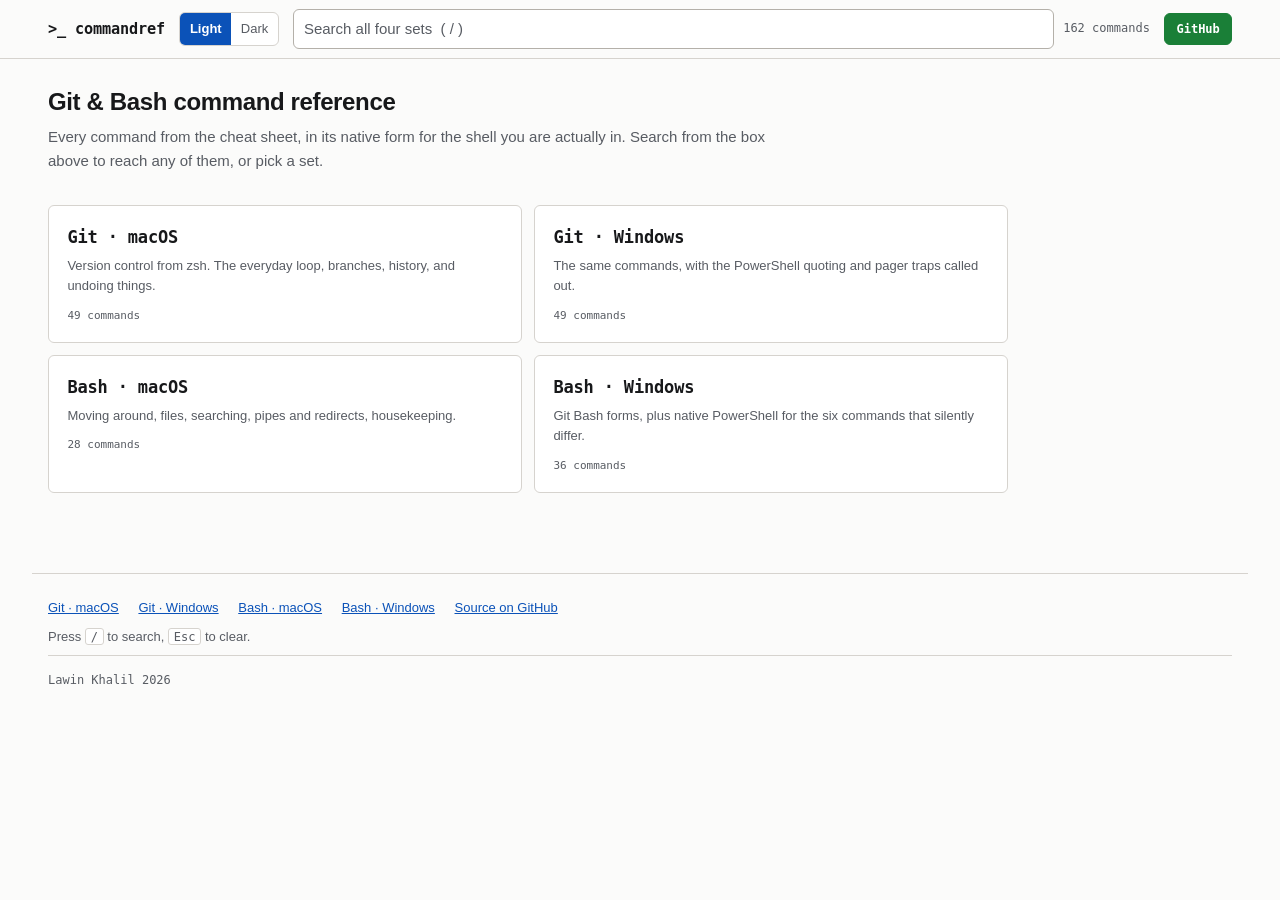
<file: index.html>
<!DOCTYPE html>
<html lang="en">
<head>
<meta charset="utf-8">
<meta name="viewport" content="width=device-width, initial-scale=1">
<meta name="description" content="A fast, minimal reference for every Git and Bash command in the cheat sheet, split by tool and operating system, with a copy button on each one.">
<meta name="theme-color" content="#fbfbfa" media="(prefers-color-scheme: light)">
<meta name="theme-color" content="#121315" media="(prefers-color-scheme: dark)">
<title>Git &amp; Bash command reference</title>
<link rel="icon" href="data:image/svg+xml,%3Csvg xmlns='http://www.w3.org/2000/svg' viewBox='0 0 16 16'%3E%3Crect width='16' height='16' rx='3' fill='%230b52b8'/%3E%3Cpath d='M3.8 4.8 6.6 8l-2.8 3.2' fill='none' stroke='%23fff' stroke-width='1.7' stroke-linecap='round' stroke-linejoin='round'/%3E%3Cpath d='M8.6 11.4h3.6' stroke='%23fff' stroke-width='1.7' stroke-linecap='round'/%3E%3C/svg%3E">
<link rel="stylesheet" href="assets/style.css?v=3">
<script>
/* Applied before first paint so a pinned theme never flashes the wrong colours. */
(function(){try{var t=localStorage.getItem("cmdref-theme");if(t==="light"||t==="dark"){document.documentElement.setAttribute("data-theme",t);}}catch(e){}})();
</script>
</head>

<body data-mode="all">

<a class="skip" href="#main">Skip to content</a>
<div class="sr" id="live" role="status" aria-live="polite"></div>

<header class="hdr">
  <div class="hdr-in">
    <a class="brand" href="index.html">&gt;_ commandref</a>
    <div class="switches">
      <div class="seg" role="group" aria-label="Theme">
        <button type="button" data-theme-set="light" aria-pressed="false">Light</button>
        <button type="button" data-theme-set="dark" aria-pressed="false">Dark</button>
      </div>
    </div>
    <div class="search-wrap">
      <label class="sr" for="search">Search all four sets</label>
      <input id="search" type="search" placeholder="Search all four sets  ( / )" autocomplete="off" autocapitalize="off" spellcheck="false">
      <span class="count" id="count"></span>
    </div>
    <a class="src-link" href="https://github.com/LawinKh/commandref" target="_blank" rel="noopener">GitHub</a>
  </div>
</header>

<main id="main">

  <div class="intro">
    <h1>Git &amp; Bash command reference</h1>
    <p>Every command from the cheat sheet, in its native form for the shell you are actually in. Search from the box above to reach any of them, or pick a set.</p>
  </div>

  <div class="layout plain">
    <div class="content">

      <div class="tiles">
        <a class="tile" data-tool="git" data-os="mac" href="git-mac.html">
          <h2>Git &middot; macOS</h2>
          <p>Version control from zsh. The everyday loop, branches, history, and undoing things.</p>
          <span class="tile-meta"></span>
        </a>
        <a class="tile" data-tool="git" data-os="windows" href="git-windows.html">
          <h2>Git &middot; Windows</h2>
          <p>The same commands, with the PowerShell quoting and pager traps called out.</p>
          <span class="tile-meta"></span>
        </a>
        <a class="tile" data-tool="bash" data-os="mac" href="bash-mac.html">
          <h2>Bash &middot; macOS</h2>
          <p>Moving around, files, searching, pipes and redirects, housekeeping.</p>
          <span class="tile-meta"></span>
        </a>
        <a class="tile" data-tool="bash" data-os="windows" href="bash-windows.html">
          <h2>Bash &middot; Windows</h2>
          <p>Git Bash forms, plus native PowerShell for the six commands that silently differ.</p>
          <span class="tile-meta"></span>
        </a>
      </div>

      <div class="results" id="results" hidden></div>
      <p class="empty" id="empty" hidden>No match</p>

    </div>
  </div>

</main>

<footer class="foot">
  <a href="git-mac.html">Git &middot; macOS</a>
  <a href="git-windows.html">Git &middot; Windows</a>
  <a href="bash-mac.html">Bash &middot; macOS</a>
  <a href="bash-windows.html">Bash &middot; Windows</a>
  <a href="https://github.com/LawinKh/commandref" target="_blank" rel="noopener">Source on GitHub</a>
  <p>Press <kbd>/</kbd> to search, <kbd>Esc</kbd> to clear.</p>
  <p class="foot-name">Lawin Khalil 2026</p>
</footer>

<script src="data/commands.js?v=3" defer></script>
<script src="assets/app.js?v=3" defer></script>
</body>
</html>
</file>
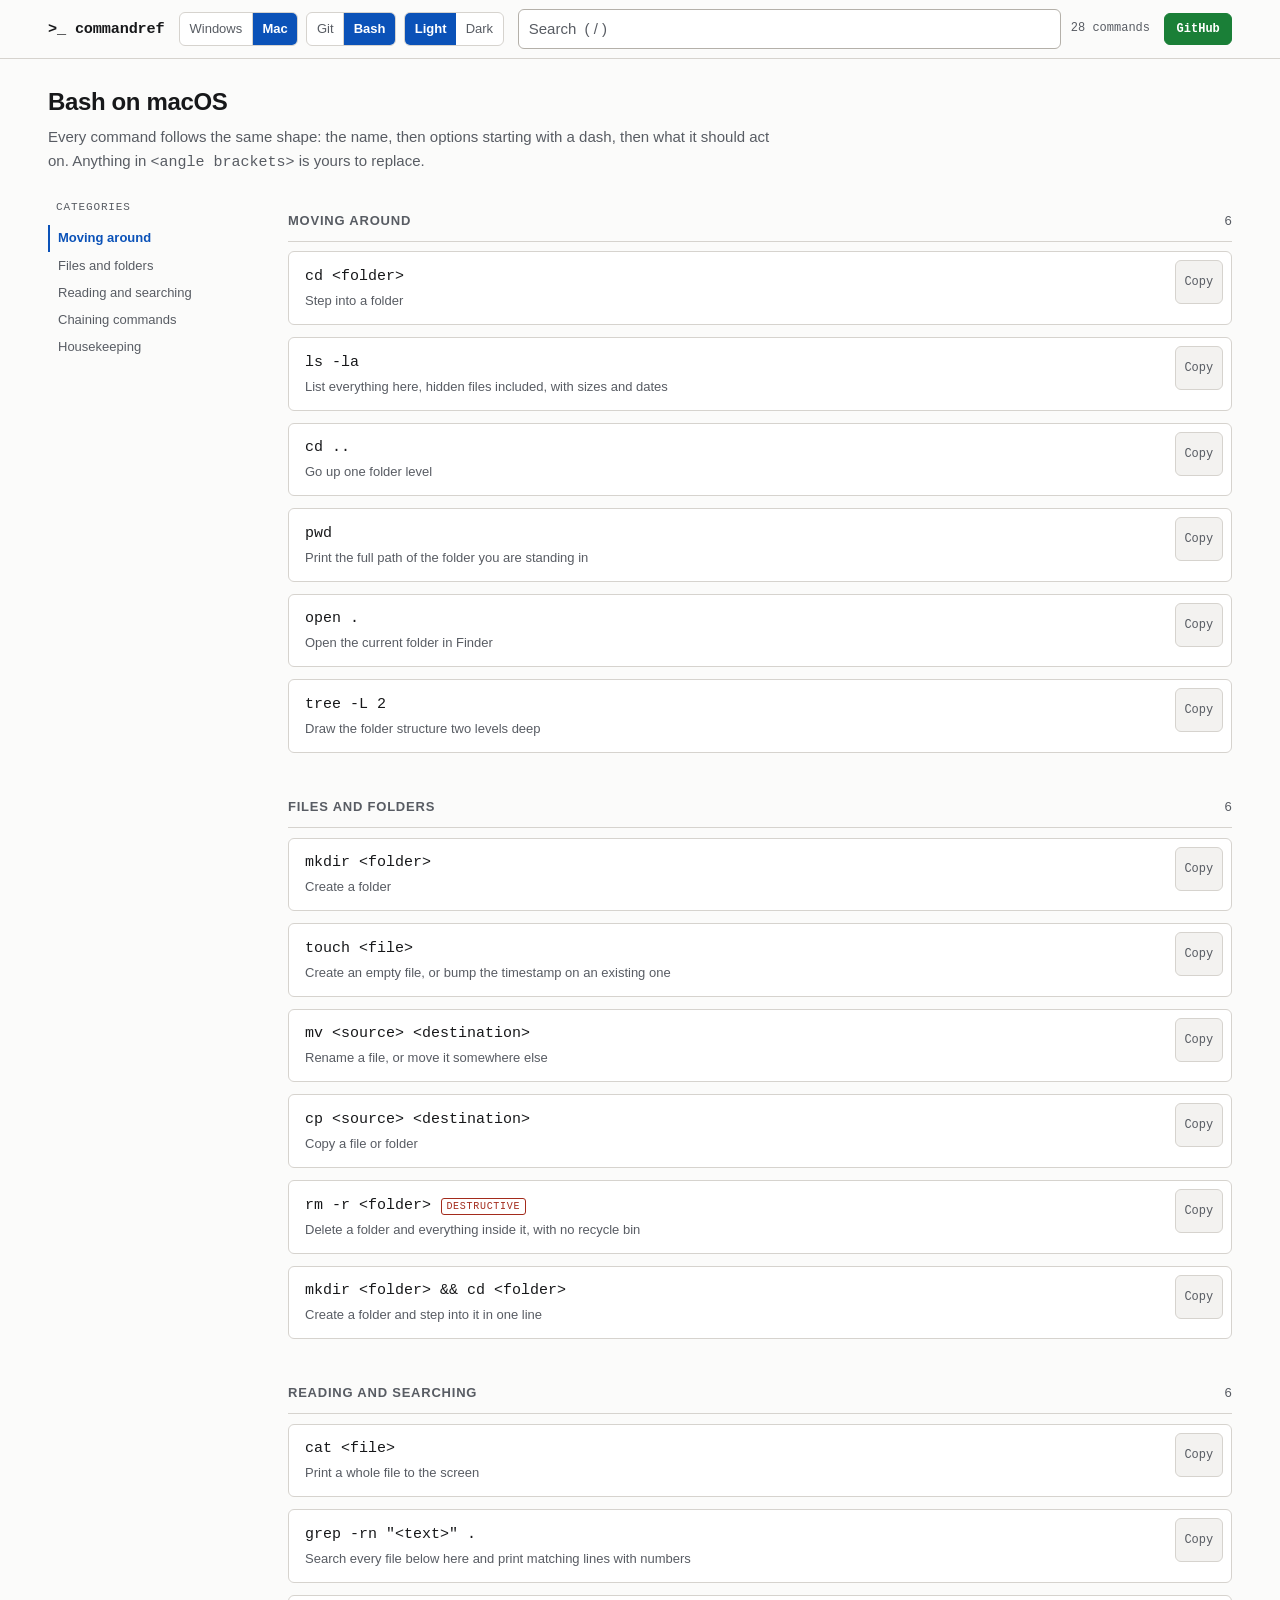
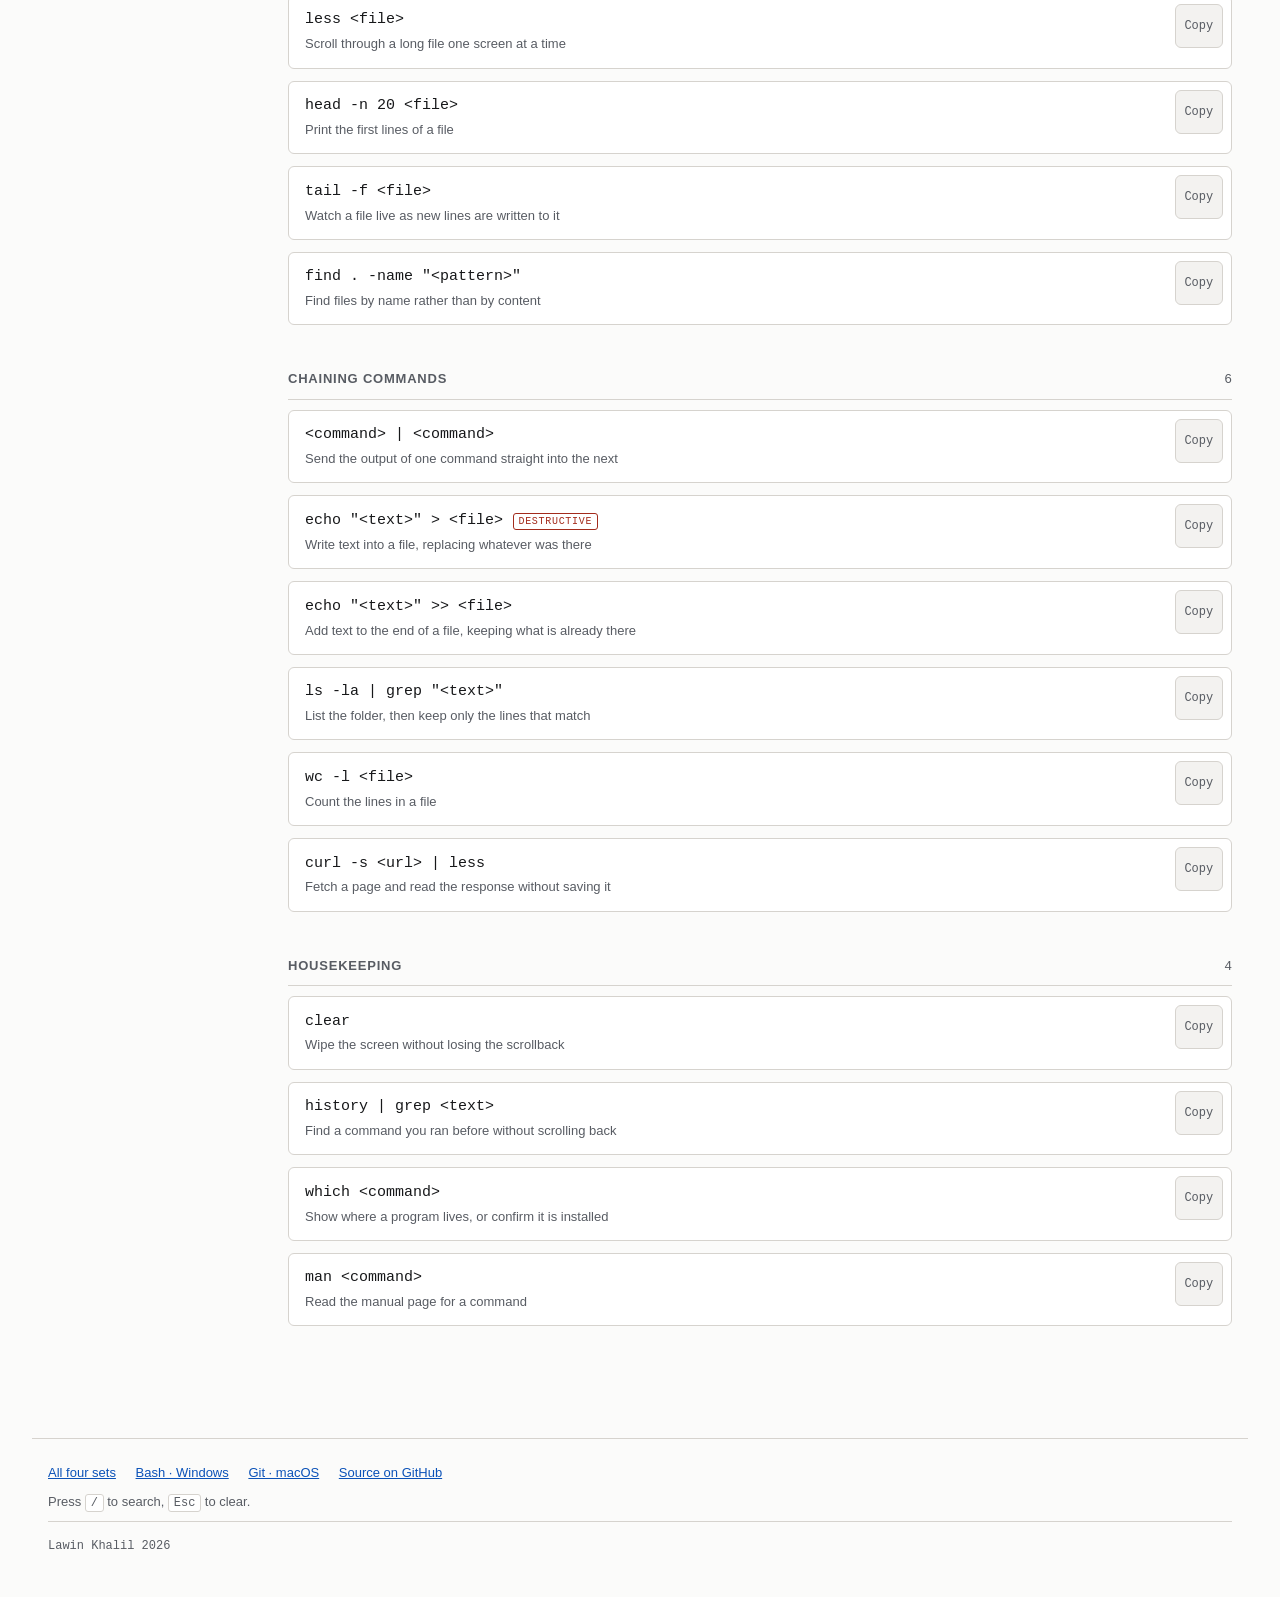
<file: bash-mac.html>
<!DOCTYPE html>
<html lang="en">
<head>
<meta charset="utf-8">
<meta name="viewport" content="width=device-width, initial-scale=1">
<meta name="description" content="Bash commands for macOS and zsh: moving around, files and folders, reading and searching, pipes and redirects, housekeeping. Each with an example and a copy button.">
<meta name="theme-color" content="#fbfbfa" media="(prefers-color-scheme: light)">
<meta name="theme-color" content="#121315" media="(prefers-color-scheme: dark)">
<title>Bash on macOS &middot; commandref</title>
<link rel="icon" href="data:image/svg+xml,%3Csvg xmlns='http://www.w3.org/2000/svg' viewBox='0 0 16 16'%3E%3Crect width='16' height='16' rx='3' fill='%230b52b8'/%3E%3Cpath d='M3.8 4.8 6.6 8l-2.8 3.2' fill='none' stroke='%23fff' stroke-width='1.7' stroke-linecap='round' stroke-linejoin='round'/%3E%3Cpath d='M8.6 11.4h3.6' stroke='%23fff' stroke-width='1.7' stroke-linecap='round'/%3E%3C/svg%3E">
<link rel="stylesheet" href="assets/style.css?v=3">
<script>
/* Applied before first paint so a pinned theme never flashes the wrong colours. */
(function(){try{var t=localStorage.getItem("cmdref-theme");if(t==="light"||t==="dark"){document.documentElement.setAttribute("data-theme",t);}}catch(e){}})();
</script>
</head>

<body data-mode="page" data-os="mac" data-tool="bash">

<a class="skip" href="#main">Skip to content</a>
<div class="sr" id="live" role="status" aria-live="polite"></div>

<header class="hdr">
  <div class="hdr-in">
    <a class="brand" href="index.html">&gt;_ commandref</a>
    <div class="switches">
      <div class="seg" role="group" aria-label="Operating system">
        <a href="bash-windows.html">Windows</a>
        <a href="bash-mac.html" aria-current="page">Mac</a>
      </div>
      <div class="seg" role="group" aria-label="Tool">
        <a href="git-mac.html">Git</a>
        <a href="bash-mac.html" aria-current="page">Bash</a>
      </div>
      <div class="seg" role="group" aria-label="Theme">
        <button type="button" data-theme-set="light" aria-pressed="false">Light</button>
        <button type="button" data-theme-set="dark" aria-pressed="false">Dark</button>
      </div>
    </div>
    <div class="search-wrap">
      <label class="sr" for="search">Search Bash commands for macOS</label>
      <input id="search" type="search" placeholder="Search  ( / )" autocomplete="off" autocapitalize="off" spellcheck="false">
      <span class="count" id="count"></span>
    </div>
    <a class="src-link" href="https://github.com/LawinKh/commandref" target="_blank" rel="noopener">GitHub</a>
  </div>
</header>

<main id="main">

  <div class="intro">
    <h1>Bash on macOS</h1>
    <p>Every command follows the same shape: the name, then options starting with a dash, then what it should act on. Anything in <code>&lt;angle brackets&gt;</code> is yours to replace.</p>
  </div>

  <div class="layout">
    <nav class="rail" aria-label="Categories">
      <p class="rail-title">Categories</p>
      <div id="rail"></div>
    </nav>
    <div class="content">
      <div id="list"></div>
      <p class="empty" id="empty" hidden>No match</p>
    </div>
  </div>

</main>

<footer class="foot">
  <a href="index.html">All four sets</a>
  <a href="bash-windows.html">Bash &middot; Windows</a>
  <a href="git-mac.html">Git &middot; macOS</a>
  <a href="https://github.com/LawinKh/commandref" target="_blank" rel="noopener">Source on GitHub</a>
  <p>Press <kbd>/</kbd> to search, <kbd>Esc</kbd> to clear.</p>
  <p class="foot-name">Lawin Khalil 2026</p>
</footer>

<script src="data/commands.js?v=3" defer></script>
<script src="assets/app.js?v=3" defer></script>
</body>
</html>
</file>
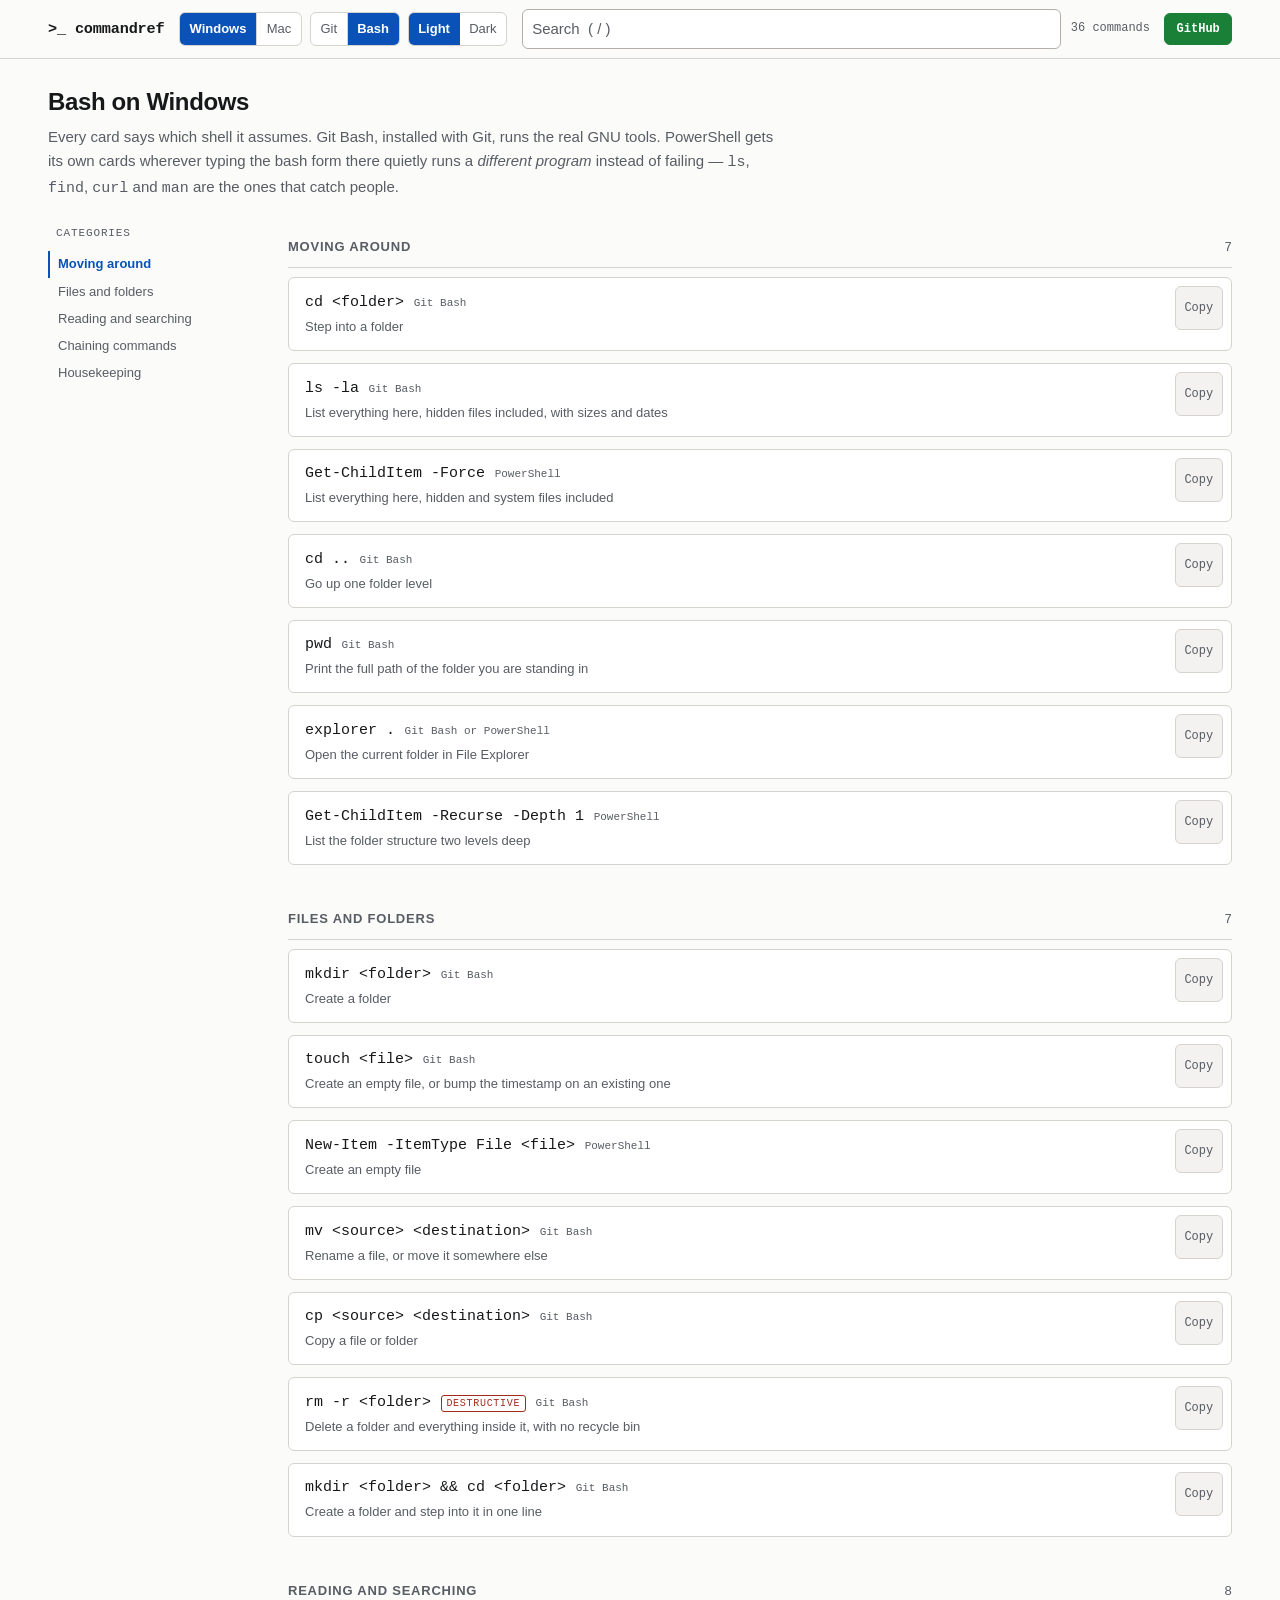
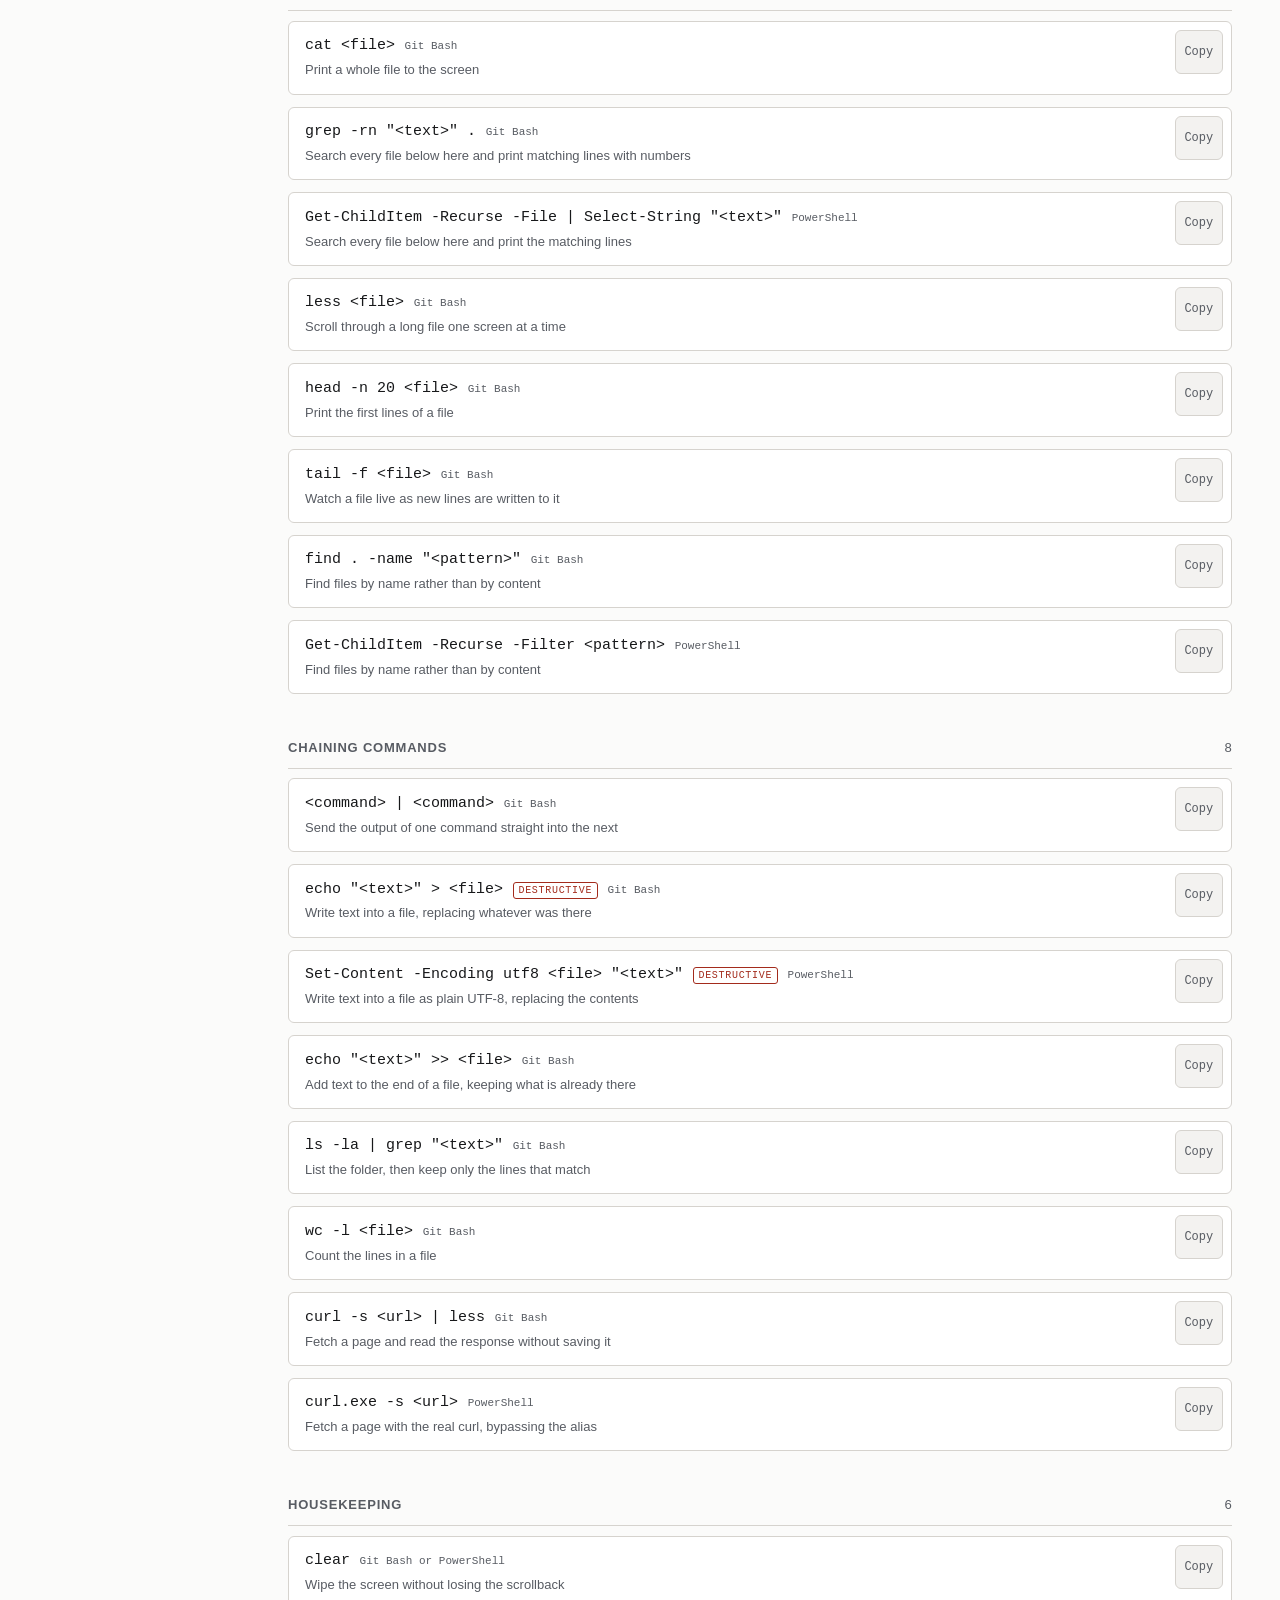
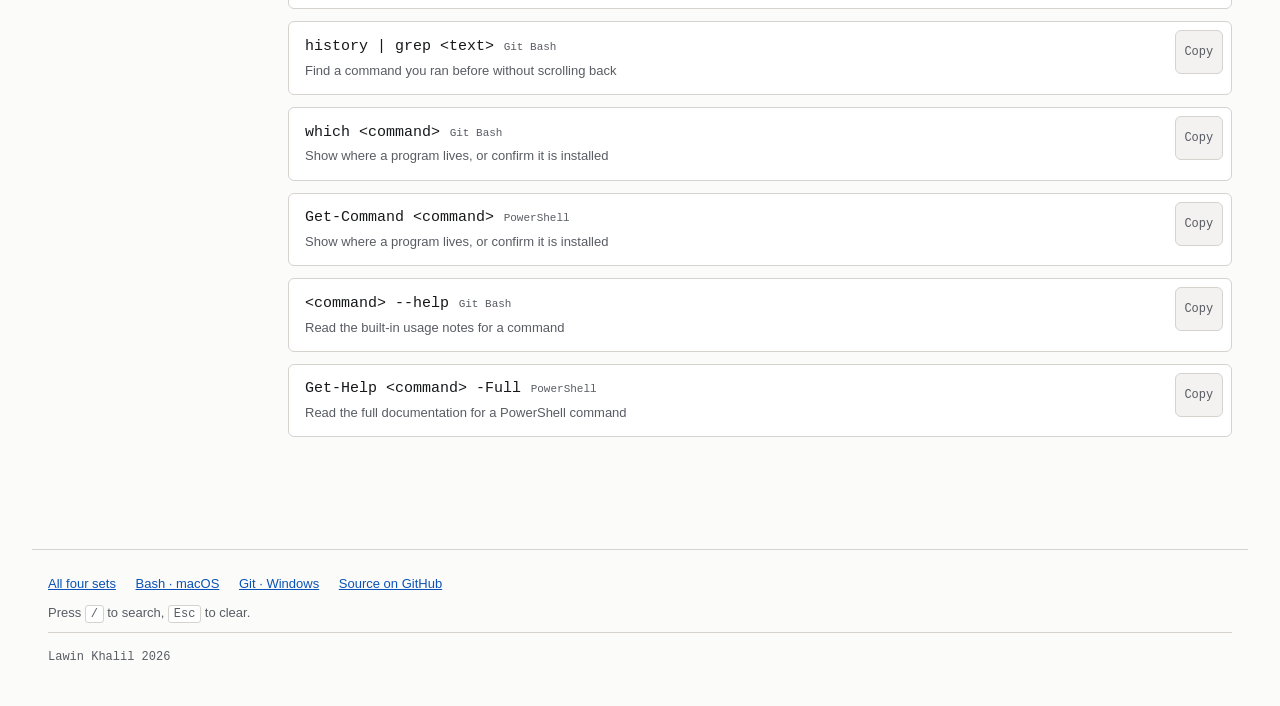
<file: bash-windows.html>
<!DOCTYPE html>
<html lang="en">
<head>
<meta charset="utf-8">
<meta name="viewport" content="width=device-width, initial-scale=1">
<meta name="description" content="Bash commands on Windows, each labelled with the shell it assumes: Git Bash forms plus native PowerShell for the commands that silently run something else there.">
<meta name="theme-color" content="#fbfbfa" media="(prefers-color-scheme: light)">
<meta name="theme-color" content="#121315" media="(prefers-color-scheme: dark)">
<title>Bash on Windows &middot; commandref</title>
<link rel="icon" href="data:image/svg+xml,%3Csvg xmlns='http://www.w3.org/2000/svg' viewBox='0 0 16 16'%3E%3Crect width='16' height='16' rx='3' fill='%230b52b8'/%3E%3Cpath d='M3.8 4.8 6.6 8l-2.8 3.2' fill='none' stroke='%23fff' stroke-width='1.7' stroke-linecap='round' stroke-linejoin='round'/%3E%3Cpath d='M8.6 11.4h3.6' stroke='%23fff' stroke-width='1.7' stroke-linecap='round'/%3E%3C/svg%3E">
<link rel="stylesheet" href="assets/style.css?v=3">
<script>
/* Applied before first paint so a pinned theme never flashes the wrong colours. */
(function(){try{var t=localStorage.getItem("cmdref-theme");if(t==="light"||t==="dark"){document.documentElement.setAttribute("data-theme",t);}}catch(e){}})();
</script>
</head>

<body data-mode="page" data-os="windows" data-tool="bash">

<a class="skip" href="#main">Skip to content</a>
<div class="sr" id="live" role="status" aria-live="polite"></div>

<header class="hdr">
  <div class="hdr-in">
    <a class="brand" href="index.html">&gt;_ commandref</a>
    <div class="switches">
      <div class="seg" role="group" aria-label="Operating system">
        <a href="bash-windows.html" aria-current="page">Windows</a>
        <a href="bash-mac.html">Mac</a>
      </div>
      <div class="seg" role="group" aria-label="Tool">
        <a href="git-windows.html">Git</a>
        <a href="bash-windows.html" aria-current="page">Bash</a>
      </div>
      <div class="seg" role="group" aria-label="Theme">
        <button type="button" data-theme-set="light" aria-pressed="false">Light</button>
        <button type="button" data-theme-set="dark" aria-pressed="false">Dark</button>
      </div>
    </div>
    <div class="search-wrap">
      <label class="sr" for="search">Search Bash commands for Windows</label>
      <input id="search" type="search" placeholder="Search  ( / )" autocomplete="off" autocapitalize="off" spellcheck="false">
      <span class="count" id="count"></span>
    </div>
    <a class="src-link" href="https://github.com/LawinKh/commandref" target="_blank" rel="noopener">GitHub</a>
  </div>
</header>

<main id="main">

  <div class="intro">
    <h1>Bash on Windows</h1>
    <p>Every card says which shell it assumes. Git Bash, installed with Git, runs the real GNU tools. PowerShell gets its own cards wherever typing the bash form there quietly runs a <em>different program</em> instead of failing &mdash; <code>ls</code>, <code>find</code>, <code>curl</code> and <code>man</code> are the ones that catch people.</p>
  </div>

  <div class="layout">
    <nav class="rail" aria-label="Categories">
      <p class="rail-title">Categories</p>
      <div id="rail"></div>
    </nav>
    <div class="content">
      <div id="list"></div>
      <p class="empty" id="empty" hidden>No match</p>
    </div>
  </div>

</main>

<footer class="foot">
  <a href="index.html">All four sets</a>
  <a href="bash-mac.html">Bash &middot; macOS</a>
  <a href="git-windows.html">Git &middot; Windows</a>
  <a href="https://github.com/LawinKh/commandref" target="_blank" rel="noopener">Source on GitHub</a>
  <p>Press <kbd>/</kbd> to search, <kbd>Esc</kbd> to clear.</p>
  <p class="foot-name">Lawin Khalil 2026</p>
</footer>

<script src="data/commands.js?v=3" defer></script>
<script src="assets/app.js?v=3" defer></script>
</body>
</html>
</file>
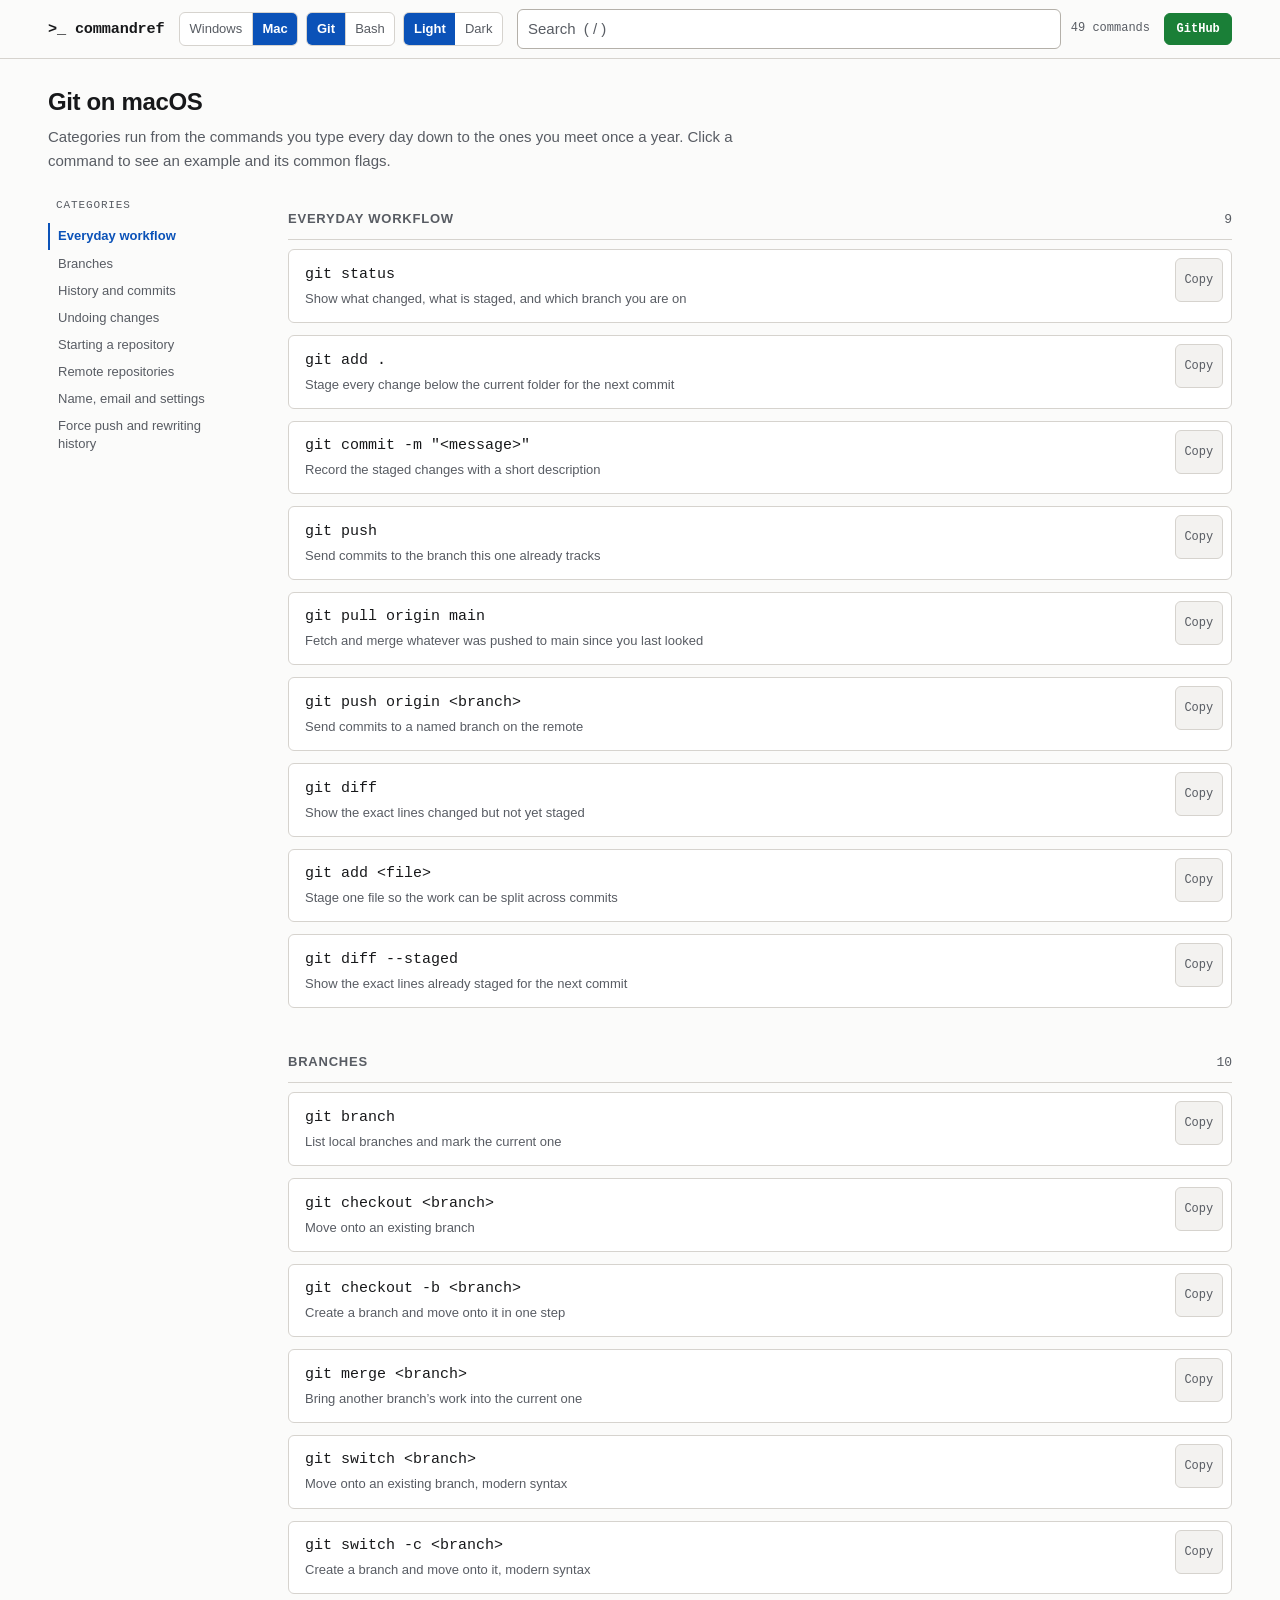
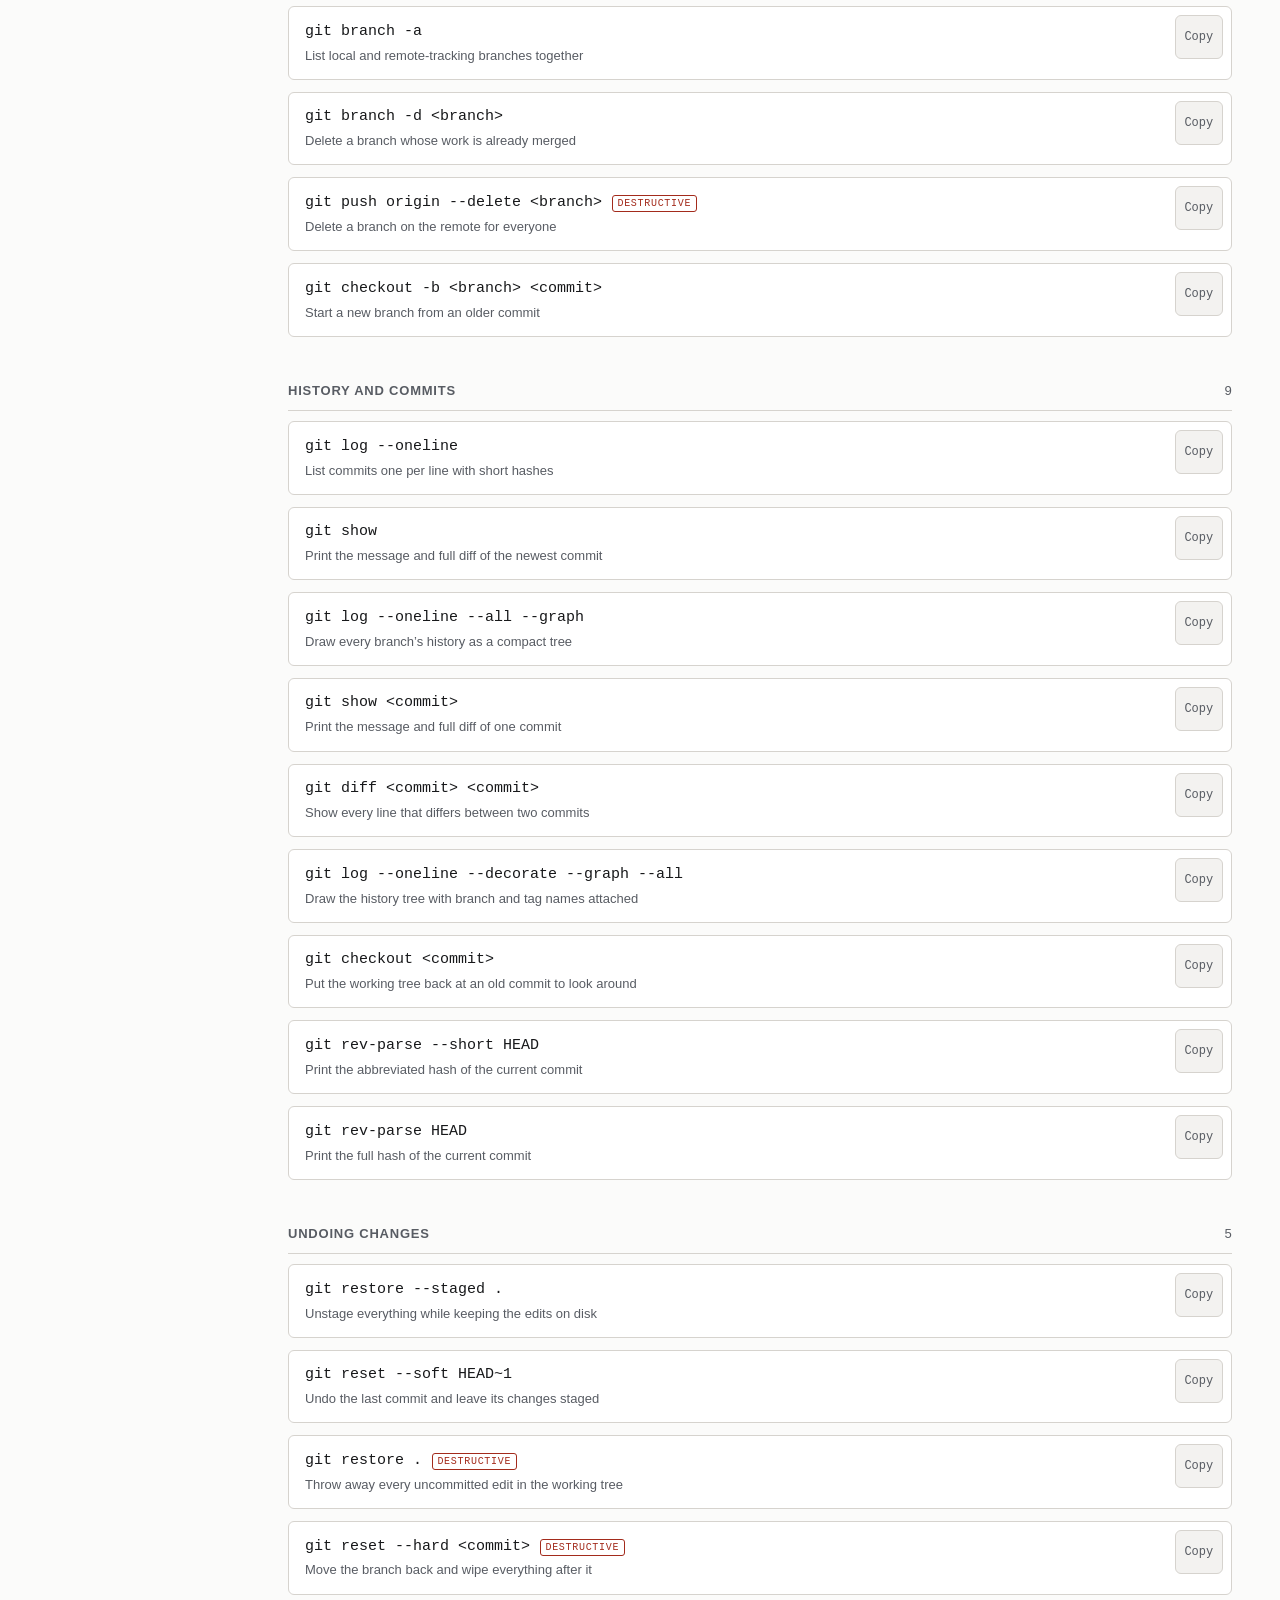
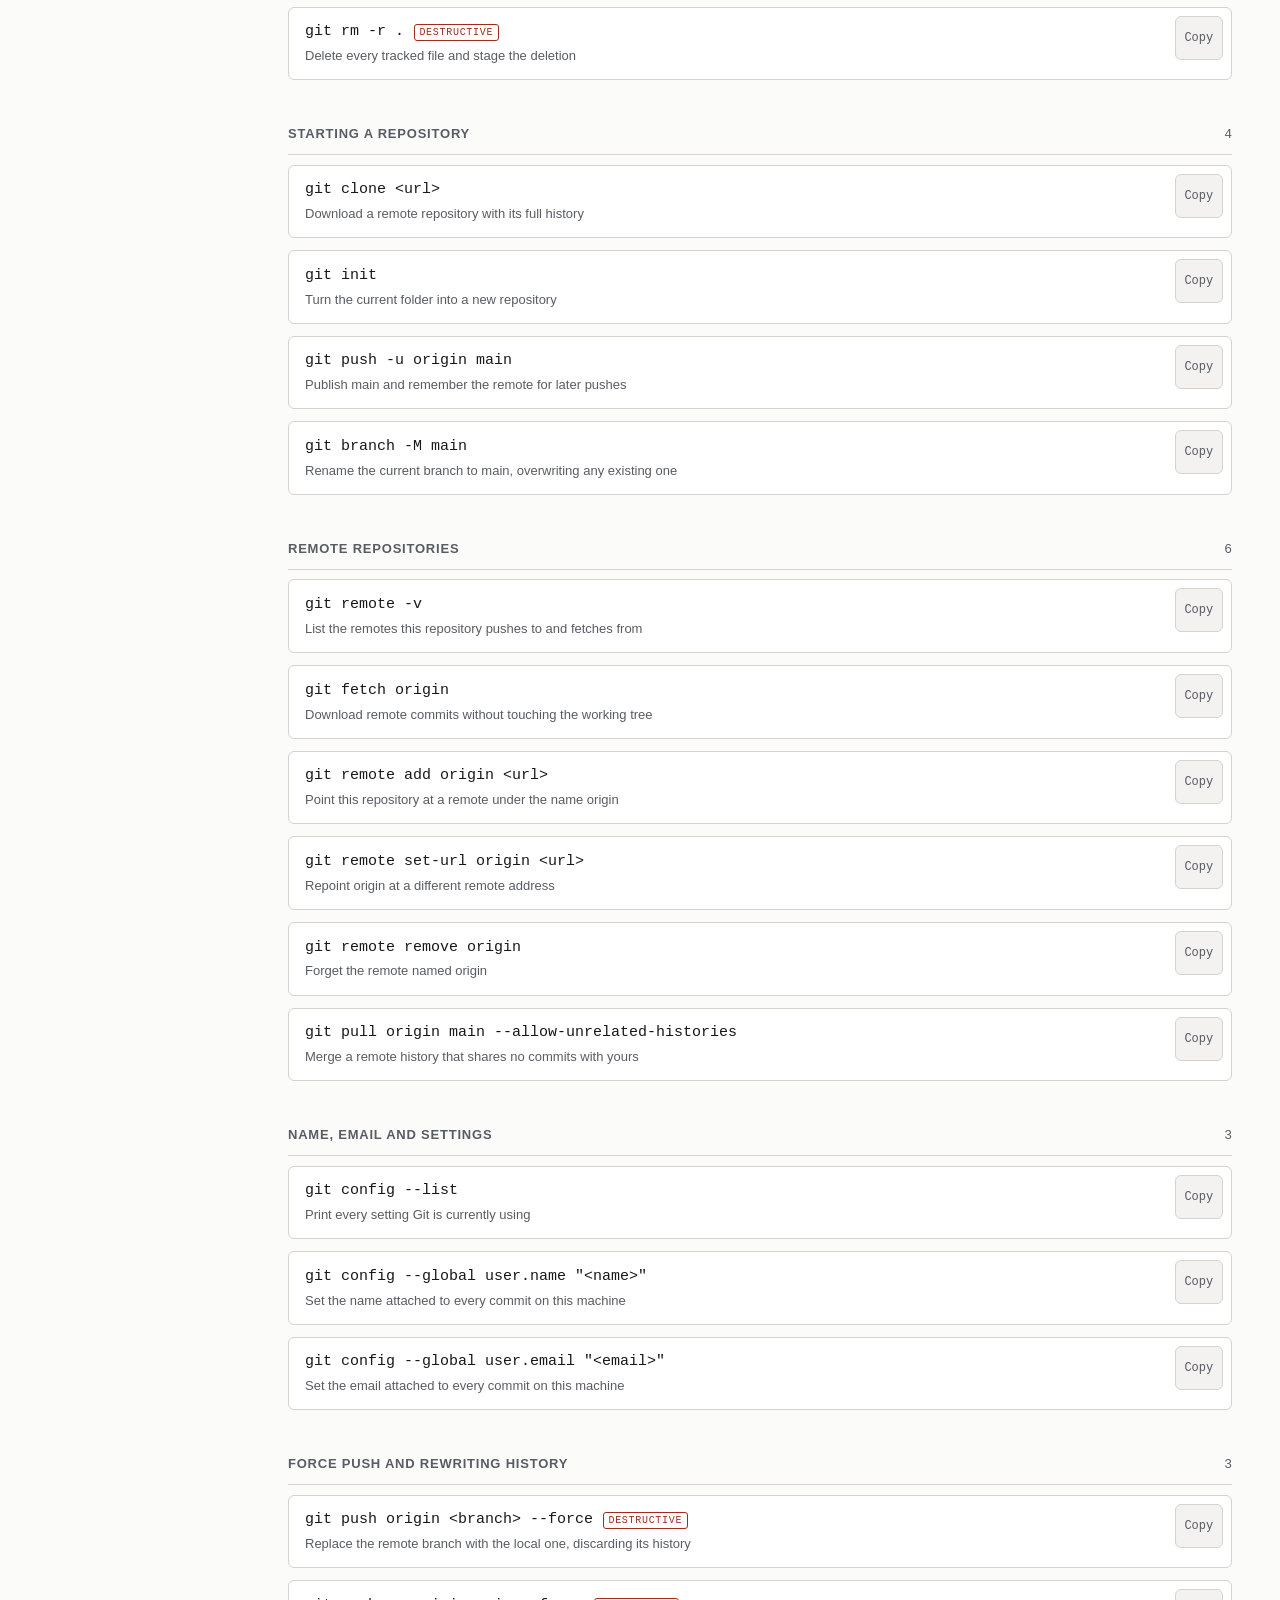
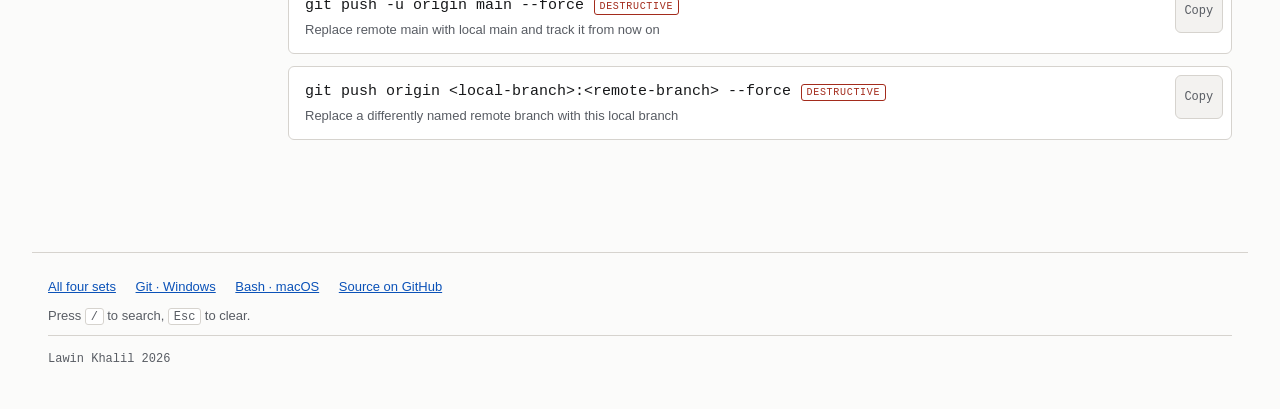
<file: git-mac.html>
<!DOCTYPE html>
<html lang="en">
<head>
<meta charset="utf-8">
<meta name="viewport" content="width=device-width, initial-scale=1">
<meta name="description" content="Every Git command from the cheat sheet for macOS and zsh, grouped by how often it is used, each with a one-line purpose, an example and a copy button.">
<meta name="theme-color" content="#fbfbfa" media="(prefers-color-scheme: light)">
<meta name="theme-color" content="#121315" media="(prefers-color-scheme: dark)">
<title>Git on macOS &middot; commandref</title>
<link rel="icon" href="data:image/svg+xml,%3Csvg xmlns='http://www.w3.org/2000/svg' viewBox='0 0 16 16'%3E%3Crect width='16' height='16' rx='3' fill='%230b52b8'/%3E%3Cpath d='M3.8 4.8 6.6 8l-2.8 3.2' fill='none' stroke='%23fff' stroke-width='1.7' stroke-linecap='round' stroke-linejoin='round'/%3E%3Cpath d='M8.6 11.4h3.6' stroke='%23fff' stroke-width='1.7' stroke-linecap='round'/%3E%3C/svg%3E">
<link rel="stylesheet" href="assets/style.css?v=3">
<script>
/* Applied before first paint so a pinned theme never flashes the wrong colours. */
(function(){try{var t=localStorage.getItem("cmdref-theme");if(t==="light"||t==="dark"){document.documentElement.setAttribute("data-theme",t);}}catch(e){}})();
</script>
</head>

<body data-mode="page" data-os="mac" data-tool="git">

<a class="skip" href="#main">Skip to content</a>
<div class="sr" id="live" role="status" aria-live="polite"></div>

<header class="hdr">
  <div class="hdr-in">
    <a class="brand" href="index.html">&gt;_ commandref</a>
    <div class="switches">
      <div class="seg" role="group" aria-label="Operating system">
        <a href="git-windows.html">Windows</a>
        <a href="git-mac.html" aria-current="page">Mac</a>
      </div>
      <div class="seg" role="group" aria-label="Tool">
        <a href="git-mac.html" aria-current="page">Git</a>
        <a href="bash-mac.html">Bash</a>
      </div>
      <div class="seg" role="group" aria-label="Theme">
        <button type="button" data-theme-set="light" aria-pressed="false">Light</button>
        <button type="button" data-theme-set="dark" aria-pressed="false">Dark</button>
      </div>
    </div>
    <div class="search-wrap">
      <label class="sr" for="search">Search Git commands for macOS</label>
      <input id="search" type="search" placeholder="Search  ( / )" autocomplete="off" autocapitalize="off" spellcheck="false">
      <span class="count" id="count"></span>
    </div>
    <a class="src-link" href="https://github.com/LawinKh/commandref" target="_blank" rel="noopener">GitHub</a>
  </div>
</header>

<main id="main">

  <div class="intro">
    <h1>Git on macOS</h1>
    <p>Categories run from the commands you type every day down to the ones you meet once a year. Click a command to see an example and its common flags.</p>
  </div>

  <div class="layout">
    <nav class="rail" aria-label="Categories">
      <p class="rail-title">Categories</p>
      <div id="rail"></div>
    </nav>
    <div class="content">
      <div id="list"></div>
      <p class="empty" id="empty" hidden>No match</p>
    </div>
  </div>

</main>

<footer class="foot">
  <a href="index.html">All four sets</a>
  <a href="git-windows.html">Git &middot; Windows</a>
  <a href="bash-mac.html">Bash &middot; macOS</a>
  <a href="https://github.com/LawinKh/commandref" target="_blank" rel="noopener">Source on GitHub</a>
  <p>Press <kbd>/</kbd> to search, <kbd>Esc</kbd> to clear.</p>
  <p class="foot-name">Lawin Khalil 2026</p>
</footer>

<script src="data/commands.js?v=3" defer></script>
<script src="assets/app.js?v=3" defer></script>
</body>
</html>
</file>
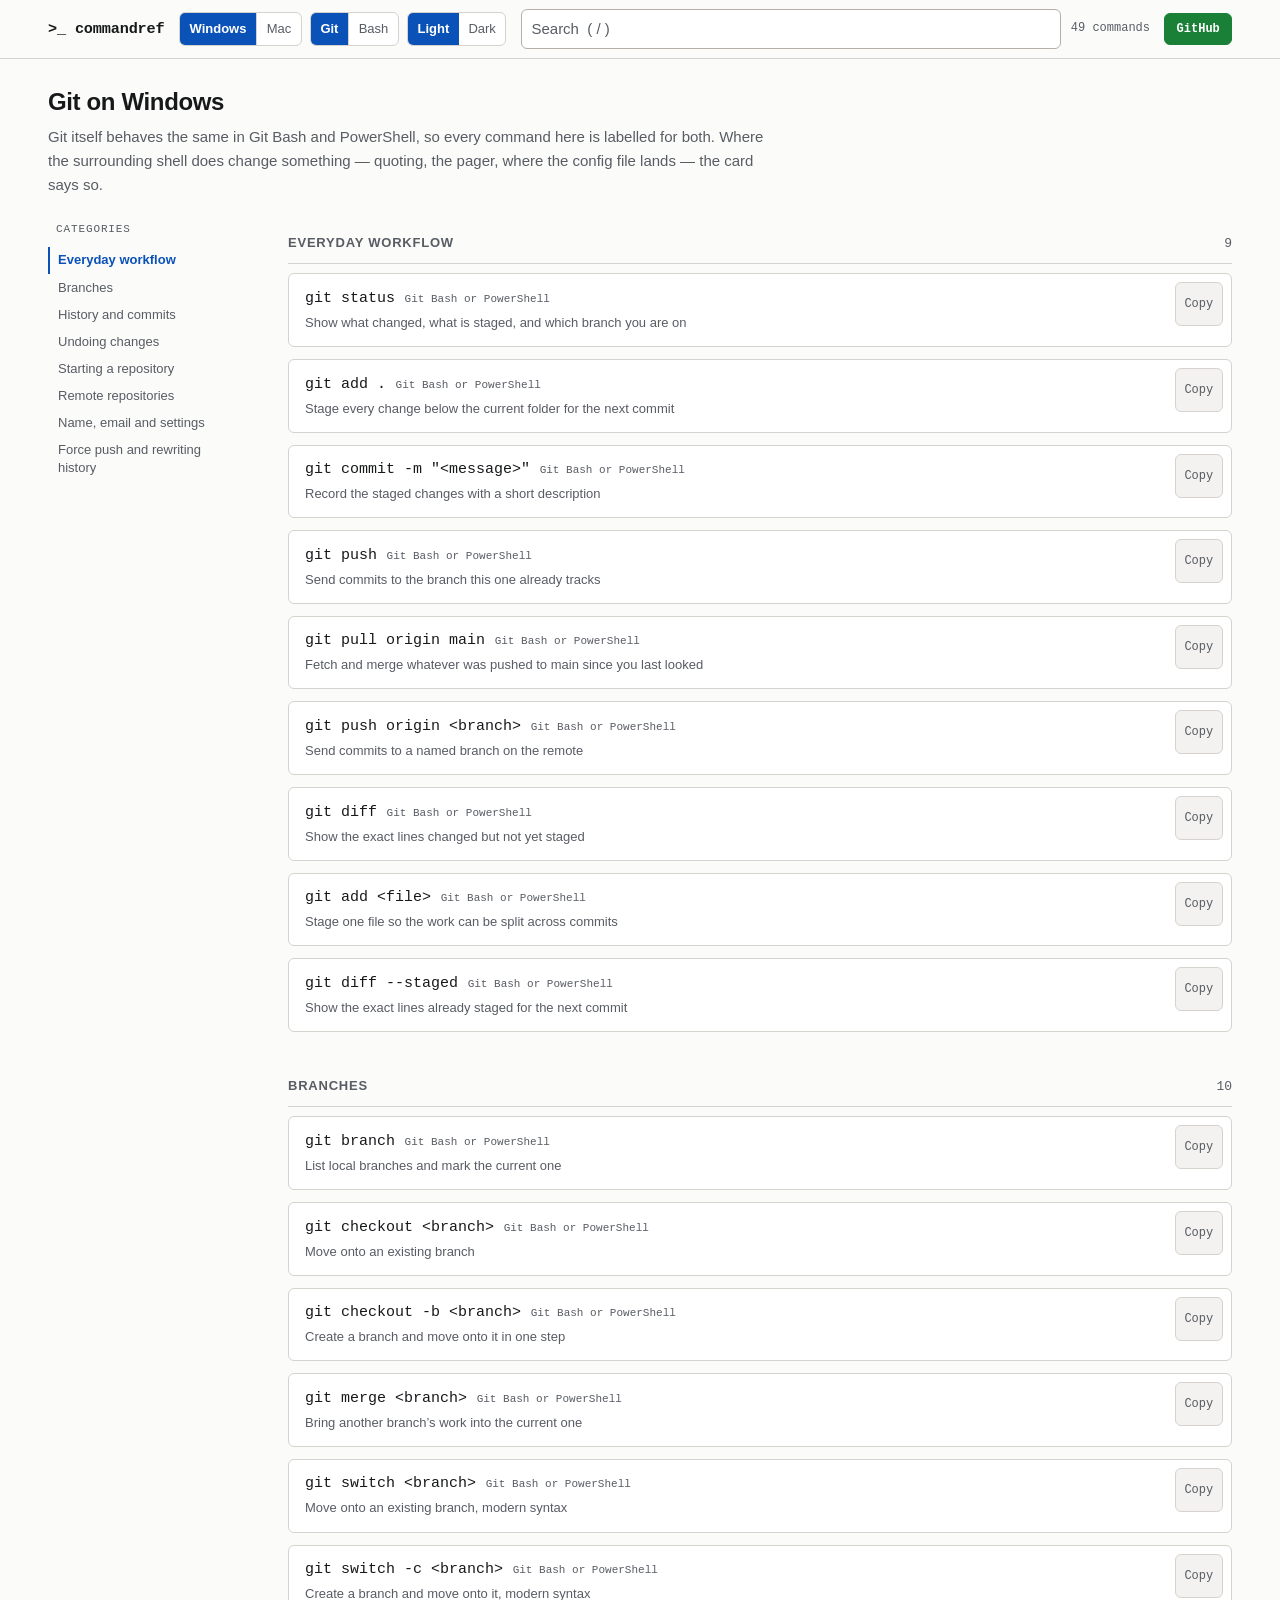
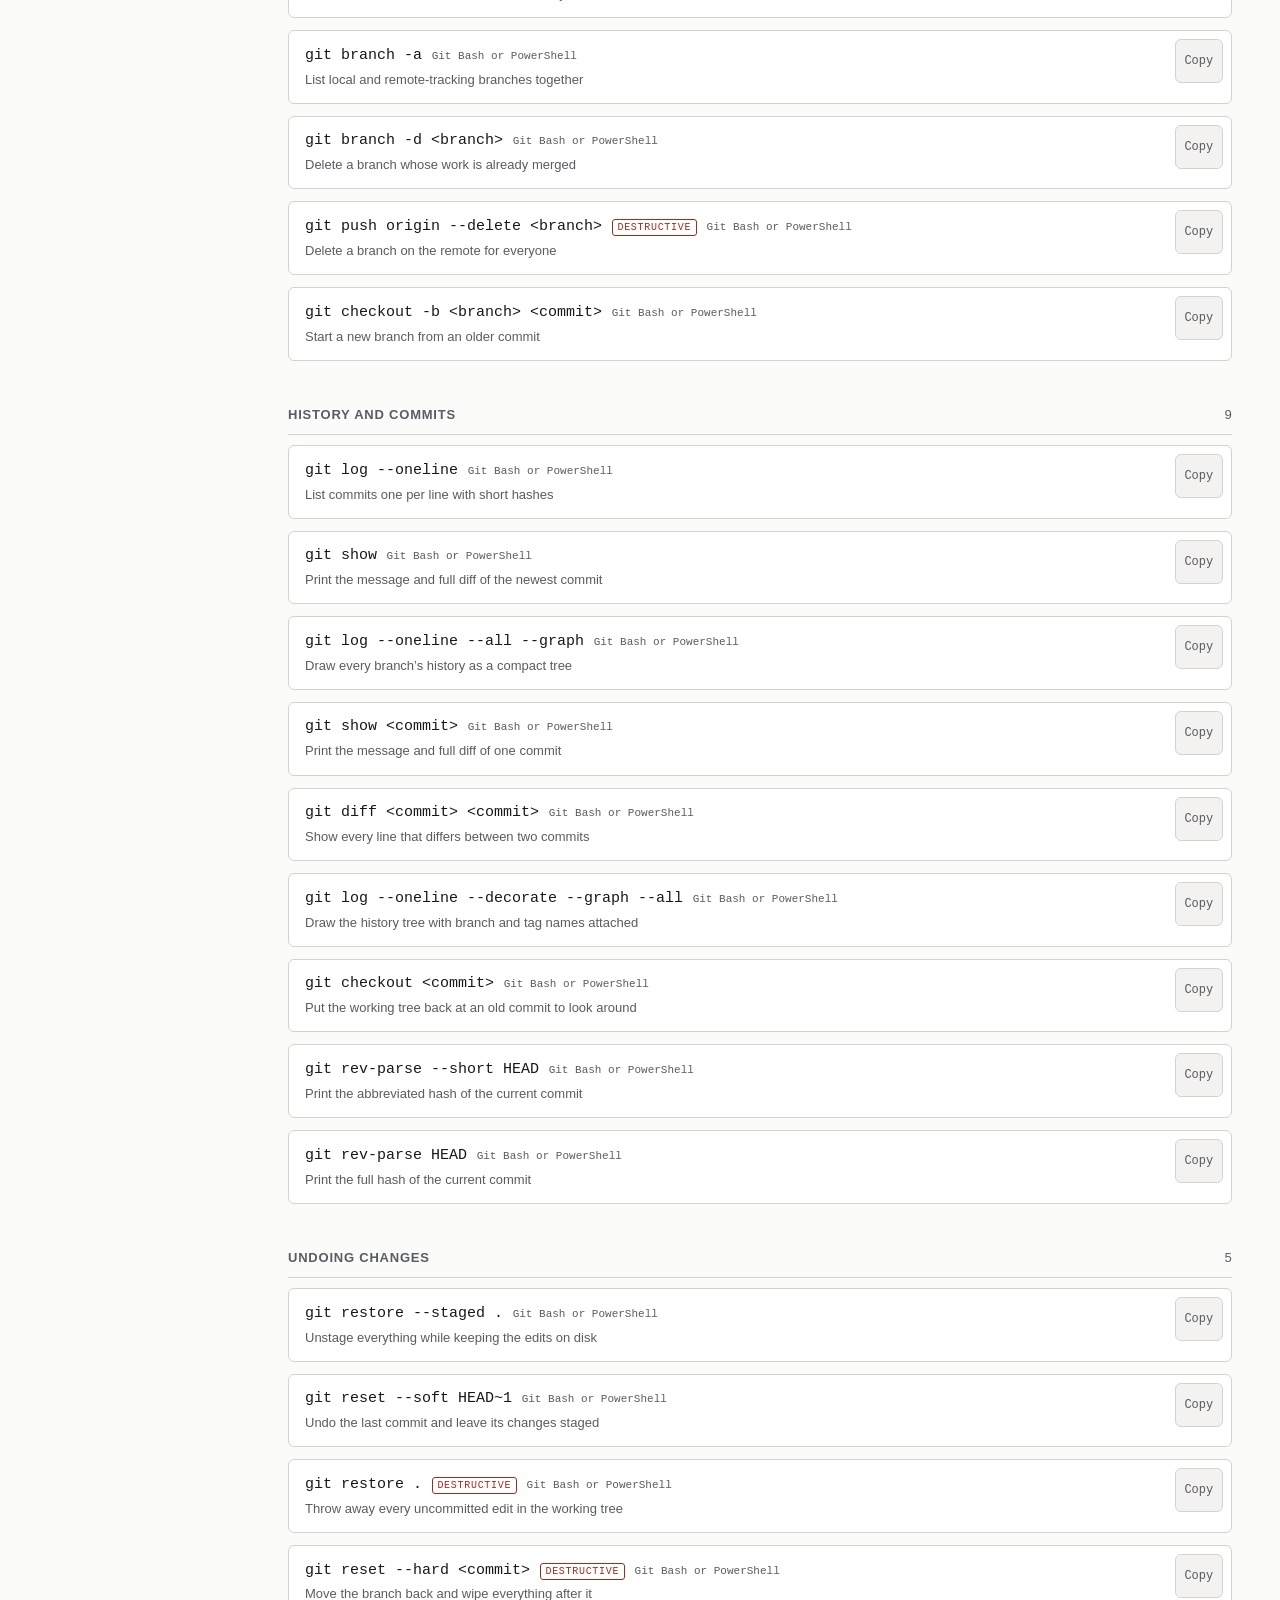
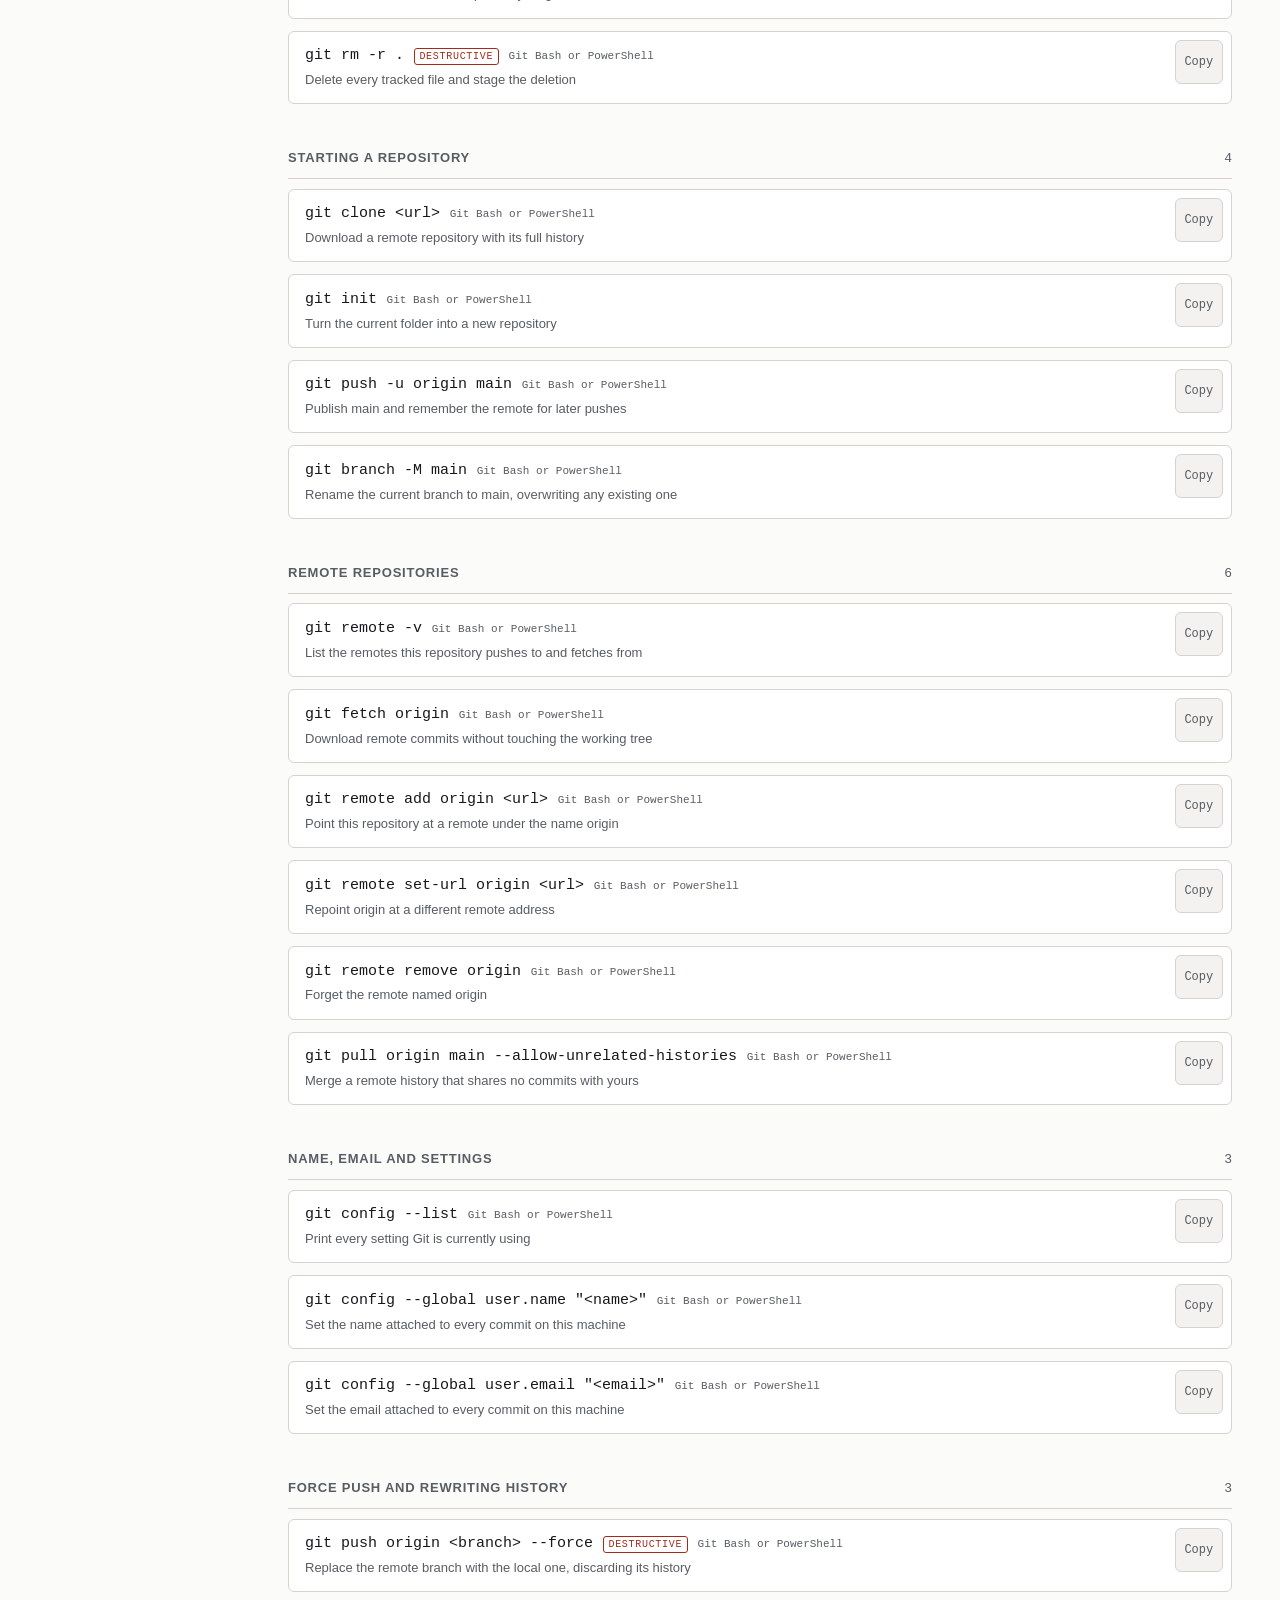
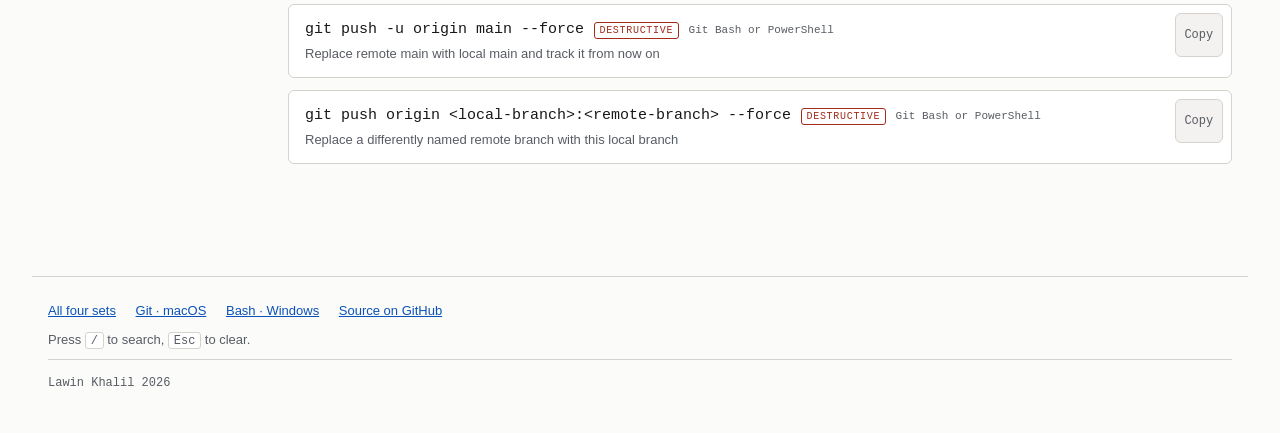
<file: git-windows.html>
<!DOCTYPE html>
<html lang="en">
<head>
<meta charset="utf-8">
<meta name="viewport" content="width=device-width, initial-scale=1">
<meta name="description" content="Every Git command from the cheat sheet for Windows, labelled with the shell it assumes, with the PowerShell quoting and pager differences called out.">
<meta name="theme-color" content="#fbfbfa" media="(prefers-color-scheme: light)">
<meta name="theme-color" content="#121315" media="(prefers-color-scheme: dark)">
<title>Git on Windows &middot; commandref</title>
<link rel="icon" href="data:image/svg+xml,%3Csvg xmlns='http://www.w3.org/2000/svg' viewBox='0 0 16 16'%3E%3Crect width='16' height='16' rx='3' fill='%230b52b8'/%3E%3Cpath d='M3.8 4.8 6.6 8l-2.8 3.2' fill='none' stroke='%23fff' stroke-width='1.7' stroke-linecap='round' stroke-linejoin='round'/%3E%3Cpath d='M8.6 11.4h3.6' stroke='%23fff' stroke-width='1.7' stroke-linecap='round'/%3E%3C/svg%3E">
<link rel="stylesheet" href="assets/style.css?v=3">
<script>
/* Applied before first paint so a pinned theme never flashes the wrong colours. */
(function(){try{var t=localStorage.getItem("cmdref-theme");if(t==="light"||t==="dark"){document.documentElement.setAttribute("data-theme",t);}}catch(e){}})();
</script>
</head>

<body data-mode="page" data-os="windows" data-tool="git">

<a class="skip" href="#main">Skip to content</a>
<div class="sr" id="live" role="status" aria-live="polite"></div>

<header class="hdr">
  <div class="hdr-in">
    <a class="brand" href="index.html">&gt;_ commandref</a>
    <div class="switches">
      <div class="seg" role="group" aria-label="Operating system">
        <a href="git-windows.html" aria-current="page">Windows</a>
        <a href="git-mac.html">Mac</a>
      </div>
      <div class="seg" role="group" aria-label="Tool">
        <a href="git-windows.html" aria-current="page">Git</a>
        <a href="bash-windows.html">Bash</a>
      </div>
      <div class="seg" role="group" aria-label="Theme">
        <button type="button" data-theme-set="light" aria-pressed="false">Light</button>
        <button type="button" data-theme-set="dark" aria-pressed="false">Dark</button>
      </div>
    </div>
    <div class="search-wrap">
      <label class="sr" for="search">Search Git commands for Windows</label>
      <input id="search" type="search" placeholder="Search  ( / )" autocomplete="off" autocapitalize="off" spellcheck="false">
      <span class="count" id="count"></span>
    </div>
    <a class="src-link" href="https://github.com/LawinKh/commandref" target="_blank" rel="noopener">GitHub</a>
  </div>
</header>

<main id="main">

  <div class="intro">
    <h1>Git on Windows</h1>
    <p>Git itself behaves the same in Git Bash and PowerShell, so every command here is labelled for both. Where the surrounding shell does change something &mdash; quoting, the pager, where the config file lands &mdash; the card says so.</p>
  </div>

  <div class="layout">
    <nav class="rail" aria-label="Categories">
      <p class="rail-title">Categories</p>
      <div id="rail"></div>
    </nav>
    <div class="content">
      <div id="list"></div>
      <p class="empty" id="empty" hidden>No match</p>
    </div>
  </div>

</main>

<footer class="foot">
  <a href="index.html">All four sets</a>
  <a href="git-mac.html">Git &middot; macOS</a>
  <a href="bash-windows.html">Bash &middot; Windows</a>
  <a href="https://github.com/LawinKh/commandref" target="_blank" rel="noopener">Source on GitHub</a>
  <p>Press <kbd>/</kbd> to search, <kbd>Esc</kbd> to clear.</p>
  <p class="foot-name">Lawin Khalil 2026</p>
</footer>

<script src="data/commands.js?v=3" defer></script>
<script src="assets/app.js?v=3" defer></script>
</body>
</html>
</file>
<file: assets/style.css>
/* ------------------------------------------------------------------
   assets/style.css — shared by index, the four command pages and 404.

   The goal is scanning speed. One accent colour, used only for
   interactive states. No shadows, no gradients, no icons, and the only
   animation is a 90ms expand.
   ------------------------------------------------------------------ */

/* --- Tokens -------------------------------------------------------- */

:root {
  --bg: #fbfbfa;
  --surface: #ffffff;
  --surface-2: #f3f2f0;
  --border: #d6d3ce;
  --border-strong: #b4b0a9;
  --text: #17181a;
  --muted: #585c63;
  --accent: #0b52b8;
  --accent-fg: #ffffff;
  --mark: #a32b1c;

  /* Green, used only for the source-repository button. 5.1:1 against white. */
  --gh: #1a7f37;
  --gh-hover: #15662c;
  --gh-fg: #ffffff;

  --mono: ui-monospace, SFMono-Regular, Menlo, Consolas, monospace;
  --sans: -apple-system, BlinkMacSystemFont, "Segoe UI", Roboto,
          "Helvetica Neue", Arial, sans-serif;

  --radius: 6px;
  --hdr: 6.5rem; /* real height is written here by app.js */
}

/* Dark comes from the system setting unless the header toggle has pinned
   light. The explicit [data-theme="dark"] block below repeats the same
   tokens at equal specificity, so source order lets the toggle win in
   both directions. */
@media (prefers-color-scheme: dark) {
  :root:not([data-theme="light"]) {
    --bg: #121315;
    --surface: #1a1c1f;
    --surface-2: #232629;
    --border: #34373d;
    --border-strong: #4a4e56;
    --text: #eceef1;
    --muted: #a7acb5;
    --accent: #85b6ff;
    --accent-fg: #0d1117;
    --mark: #ff9c8d;
    /* Lighter green with dark text: 7.5:1. The light-mode green would
       only reach 2.3:1 here, so the roles swap rather than the hue. */
    --gh: #3fb950;
    --gh-hover: #56d364;
    --gh-fg: #0d1117;
  }
}

:root[data-theme="dark"] {
  --bg: #121315;
  --surface: #1a1c1f;
  --surface-2: #232629;
  --border: #34373d;
  --border-strong: #4a4e56;
  --text: #eceef1;
  --muted: #a7acb5;
  --accent: #85b6ff;
  --accent-fg: #0d1117;
  --mark: #ff9c8d;
  --gh: #3fb950;
  --gh-hover: #56d364;
  --gh-fg: #0d1117;
}

/* --- Reset --------------------------------------------------------- */

*,
*::before,
*::after { box-sizing: border-box; }

html { -webkit-text-size-adjust: 100%; }

body {
  margin: 0;
  padding: 0;
  background: var(--bg);
  color: var(--text);
  font-family: var(--sans);
  font-size: 16px;
  line-height: 1.6;
  overflow-wrap: break-word;
}

h1, h2, h3, p, dl, dd, ul { margin: 0; }
ul { padding: 0; list-style: none; }

a { color: var(--accent); }
a:hover { text-decoration: none; }

:focus-visible {
  outline: 2px solid var(--accent);
  outline-offset: 2px;
  border-radius: 3px;
}

/* --- Skip link ------------------------------------------------------ */

.skip {
  position: absolute;
  left: -9999px;
  top: 0;
  z-index: 60;
  padding: .6rem 1rem;
  background: var(--surface);
  border: 1px solid var(--accent);
  border-radius: var(--radius);
}
.skip:focus { left: .5rem; top: .5rem; }

/* --- Header --------------------------------------------------------- */

.hdr {
  position: sticky;
  top: 0;
  z-index: 40;
  background: var(--bg);
  border-bottom: 1px solid var(--border);
}

.hdr-in {
  max-width: 76rem;
  margin: 0 auto;
  padding: .55rem 1rem;
  display: flex;
  flex-wrap: wrap;
  align-items: center;
  gap: .5rem .9rem;
}

.brand {
  font-family: var(--mono);
  font-size: .95rem;
  font-weight: 600;
  letter-spacing: -.01em;
  color: var(--text);
  text-decoration: none;
  white-space: nowrap;
}
.brand:hover { color: var(--accent); }

.switches {
  display: flex;
  gap: .5rem;
  flex-wrap: wrap;
}

/* Segmented OS / tool switch. Real links, so they work without JS. */
.seg {
  display: flex;
  border: 1px solid var(--border);
  border-radius: var(--radius);
  overflow: hidden;
  background: var(--surface);
}

.seg a,
.seg span,
.seg button {
  font-family: inherit;
  font-size: .8125rem;
  line-height: 1;
  padding: .5rem .6rem;
  min-height: 32px;
  display: flex;
  align-items: center;
  text-decoration: none;
  color: var(--muted);
  white-space: nowrap;
}
.seg button {
  appearance: none;
  -webkit-appearance: none;
  margin: 0;
  background: none;
  border: 0;
  cursor: pointer;
}
.seg > * + * { border-left: 1px solid var(--border); }
.seg a:hover,
.seg button:hover { color: var(--accent); background: var(--surface-2); }
.seg [aria-current="page"],
.seg [aria-pressed="true"] {
  background: var(--accent);
  color: var(--accent-fg);
  font-weight: 600;
}

/* Source button at the end of the header row. Green so it reads as the one
   link that leaves the site; sized to line up with the segmented switches. */
.src-link {
  display: inline-flex;
  align-items: center;
  min-height: 32px;
  padding: .5rem .7rem;
  font-family: var(--mono);
  font-size: .75rem;
  font-weight: 600;
  line-height: 1;
  white-space: nowrap;
  color: var(--gh-fg);
  background: var(--gh);
  border: 1px solid var(--gh);
  border-radius: var(--radius);
  text-decoration: none;
}
.src-link:hover {
  background: var(--gh-hover);
  border-color: var(--gh-hover);
}

.search-wrap {
  flex: 1 1 14rem;
  min-width: 0;
  display: flex;
  align-items: center;
  gap: .6rem;
}

#search {
  flex: 1 1 auto;
  min-width: 0;
  font: inherit;
  font-size: .9375rem;
  padding: .45rem .6rem;
  color: var(--text);
  background: var(--surface);
  border: 1px solid var(--border-strong);
  border-radius: var(--radius);
}
#search::placeholder { color: var(--muted); }
#search:focus-visible { outline: 2px solid var(--accent); outline-offset: 1px; }

.count {
  font-family: var(--mono);
  font-size: .75rem;
  color: var(--muted);
  white-space: nowrap;
}

/* --- Page intro ------------------------------------------------------ */

.intro {
  max-width: 76rem;
  margin: 0 auto;
  padding: 1.75rem 1rem .5rem;
}
.intro h1 {
  font-size: 1.5rem;
  line-height: 1.25;
  letter-spacing: -.015em;
}
.intro p {
  margin-top: .5rem;
  max-width: 46rem;
  color: var(--muted);
  font-size: .9375rem;
}

/* --- Layout: rail + content ------------------------------------------ */

.layout {
  max-width: 76rem;
  margin: 0 auto;
  padding: 1rem 1rem 5rem;
}

.content { max-width: 60rem; min-width: 0; }

.rail { display: none; }

@media (min-width: 900px) {
  .layout {
    display: grid;
    grid-template-columns: 12.5rem minmax(0, 1fr);
    gap: 2.5rem;
    align-items: start;
  }
  .rail {
    display: block;
    position: sticky;
    top: calc(var(--hdr) + 1rem);
    max-height: calc(100vh - var(--hdr) - 2rem);
    overflow-y: auto;
  }
  /* index.html and 404.html have no rail, so they stay single-column. */
  .layout.plain { display: block; }
}

.rail-title {
  font-family: var(--mono);
  font-size: .6875rem;
  letter-spacing: .08em;
  text-transform: uppercase;
  color: var(--muted);
  padding: 0 .5rem .5rem;
}

.rail a {
  display: block;
  padding: .3rem .5rem;
  font-size: .8125rem;
  line-height: 1.35;
  color: var(--muted);
  text-decoration: none;
  border-left: 2px solid transparent;
  border-radius: 0 3px 3px 0;
}
.rail a:hover { color: var(--accent); background: var(--surface-2); }
.rail a.on {
  color: var(--accent);
  border-left-color: var(--accent);
  font-weight: 600;
}

/* --- Category sections ------------------------------------------------ */

.cat { margin-bottom: 2rem; }
.cat[hidden] { display: none; }

.cat-h {
  position: sticky;
  top: var(--hdr);
  z-index: 20;
  background: var(--bg);
  padding: .75rem 0 .5rem;
  margin-bottom: .6rem;
  border-bottom: 1px solid var(--border);
  font-size: .8125rem;
  font-weight: 600;
  letter-spacing: .06em;
  text-transform: uppercase;
  color: var(--muted);
  display: flex;
  justify-content: space-between;
  align-items: baseline;
  gap: 1rem;
  scroll-margin-top: var(--hdr);
}
.cat-n {
  font-family: var(--mono);
  font-weight: 400;
  letter-spacing: 0;
  text-transform: none;
}

/* --- Command card ------------------------------------------------------ */

.cmd {
  display: grid;
  grid-template-columns: minmax(0, 1fr) auto;
  gap: 0 .75rem;
  background: var(--surface);
  border: 1px solid var(--border);
  border-radius: var(--radius);
  margin-bottom: .75rem;
  cursor: pointer;
  scroll-margin-top: calc(var(--hdr) + 3rem);
}
.cmd[hidden] { display: none; }
.cmd:hover { border-color: var(--border-strong); }
.cmd.open { border-color: var(--accent); }
.cmd.target { border-color: var(--accent); }

/* The whole head is one real button, so the card is keyboard operable. */
.cmd-main {
  grid-column: 1;
  appearance: none;
  -webkit-appearance: none;
  background: none;
  border: 0;
  margin: 0;
  padding: .85rem 0 .85rem 1rem;
  font: inherit;
  color: inherit;
  text-align: left;
  cursor: pointer;
  min-width: 0;
}

.cmd-line {
  display: flex;
  flex-wrap: wrap;
  align-items: baseline;
  gap: .4rem .6rem;
}

.cmd-text {
  font-family: var(--mono);
  font-size: .9375rem;
  line-height: 1.45;
  color: var(--text);
  overflow-wrap: anywhere;
}

.mark {
  font-family: var(--mono);
  font-size: .625rem;
  letter-spacing: .07em;
  text-transform: uppercase;
  color: var(--mark);
  border: 1px solid currentColor;
  border-radius: 3px;
  padding: 0 .3rem;
  line-height: 1.5;
  white-space: nowrap;
}

.shell {
  font-family: var(--mono);
  font-size: .6875rem;
  color: var(--muted);
  white-space: nowrap;
}

.cmd-purpose {
  display: block;
  margin-top: .2rem;
  font-size: .8125rem;
  line-height: 1.5;
  color: var(--muted);
}

/* Copy button. Always visible, never hover-only, 44x44 minimum. */
.copy {
  grid-column: 2;
  align-self: start;
  justify-self: end;
  appearance: none;
  -webkit-appearance: none;
  margin: .5rem .5rem 0 0;
  min-width: 44px;
  min-height: 44px;
  padding: 0 .55rem;
  font-family: var(--mono);
  font-size: .75rem;
  white-space: nowrap;
  color: var(--muted);
  background: var(--surface-2);
  border: 1px solid var(--border);
  border-radius: var(--radius);
  cursor: pointer;
}
.copy:hover {
  color: var(--accent);
  border-color: var(--accent);
}
.copy.done {
  color: var(--accent-fg);
  background: var(--accent);
  border-color: var(--accent);
}
.copy.fail {
  color: var(--mark);
  border-color: var(--mark);
}

/* --- Expanded detail ---------------------------------------------------- */

.cmd-detail {
  grid-column: 1 / -1;
  margin: .2rem 1rem 0;
  padding: 0 0 .9rem;
  border-top: 1px solid var(--border);
  animation: reveal 90ms ease-out;
}
.cmd-detail[hidden] { display: none; }

@keyframes reveal {
  from { opacity: 0; }
  to { opacity: 1; }
}

@media (prefers-reduced-motion: reduce) {
  .cmd-detail { animation: none; }
}

.detail-label {
  font-family: var(--mono);
  font-size: .625rem;
  letter-spacing: .08em;
  text-transform: uppercase;
  color: var(--muted);
  margin: .85rem 0 .35rem;
}

.example {
  display: flex;
  align-items: flex-start;
  gap: .5rem;
}
.example pre {
  flex: 1 1 auto;
  min-width: 0;
  margin: 0;
  padding: .5rem .6rem;
  background: var(--surface-2);
  border: 1px solid var(--border);
  border-radius: var(--radius);
  overflow-x: auto;
}
.example code {
  font-family: var(--mono);
  font-size: .8125rem;
  line-height: 1.5;
  color: var(--text);
  white-space: pre;
}
.example .copy { margin: 0; align-self: flex-start; }

.flags {
  display: grid;
  grid-template-columns: max-content minmax(0, 1fr);
  gap: .25rem .9rem;
  font-size: .8125rem;
}
.flags dt {
  font-family: var(--mono);
  color: var(--text);
  white-space: nowrap;
}
.flags dd {
  color: var(--muted);
  min-width: 0;
}

@media (max-width: 520px) {
  .flags { grid-template-columns: minmax(0, 1fr); gap: 0 0; }
  .flags dt { margin-top: .4rem; white-space: normal; }
}

/* --- Empty state --------------------------------------------------------- */

.empty {
  padding: 2rem 0;
  color: var(--muted);
  font-size: .9375rem;
}
.empty[hidden] { display: none; }

/* --- Index page ---------------------------------------------------------- */

.tiles {
  display: grid;
  grid-template-columns: minmax(0, 1fr);
  gap: .75rem;
  margin-top: .5rem;
}
@media (min-width: 640px) {
  .tiles { grid-template-columns: repeat(2, minmax(0, 1fr)); }
}

.tile {
  display: block;
  padding: 1.1rem 1.15rem;
  background: var(--surface);
  border: 1px solid var(--border);
  border-radius: var(--radius);
  text-decoration: none;
  color: var(--text);
}
.tile:hover { border-color: var(--accent); }
.tile h2 {
  font-family: var(--mono);
  font-size: 1.0625rem;
  font-weight: 600;
  letter-spacing: -.01em;
}
.tile p {
  margin-top: .3rem;
  font-size: .8125rem;
  color: var(--muted);
}
.tile-meta {
  display: block;
  margin-top: .6rem;
  font-family: var(--mono);
  font-size: .6875rem;
  color: var(--muted);
}
.tile.last { border-color: var(--accent); }
.tile.last h2::after {
  content: " \00b7 last used";
  font-size: .6875rem;
  font-weight: 400;
  color: var(--accent);
  letter-spacing: 0;
}

/* --- Search results (index and 404) --------------------------------------- */

.results { margin-top: 1.5rem; }
.results[hidden] { display: none; }

/* The row is a container holding a link and a copy button side by side;
   the button cannot live inside the link, so it sits next to it. */
.result {
  display: flex;
  align-items: flex-start;
  gap: .5rem;
  background: var(--surface);
  border: 1px solid var(--border);
  border-radius: var(--radius);
  margin-bottom: .5rem;
}
.result:hover { border-color: var(--accent); }

.result-link {
  flex: 1 1 auto;
  min-width: 0;
  display: flex;
  flex-wrap: wrap;
  align-items: baseline;
  gap: .3rem .6rem;
  padding: .7rem .9rem;
  text-decoration: none;
  color: var(--text);
  border-radius: var(--radius);
}
.result .copy { margin: .5rem .5rem 0 0; }
.result .cmd-text { font-size: .875rem; }
.result .tag {
  font-family: var(--mono);
  font-size: .6875rem;
  color: var(--muted);
  white-space: nowrap;
}
.result .cmd-purpose { flex-basis: 100%; margin-top: 0; }

/* --- Footer ---------------------------------------------------------------- */

.foot {
  max-width: 76rem;
  margin: 0 auto;
  padding: 1.5rem 1rem 3rem;
  border-top: 1px solid var(--border);
  font-size: .8125rem;
  color: var(--muted);
}
.foot a { margin-right: 1rem; }
.foot p { margin-top: .5rem; }

.foot-name {
  margin-top: .9rem;
  padding-top: .9rem;
  border-top: 1px solid var(--border);
  font-family: var(--mono);
  font-size: .75rem;
  color: var(--muted);
}

kbd {
  font-family: var(--mono);
  font-size: .75rem;
  padding: .05rem .3rem;
  border: 1px solid var(--border);
  border-radius: 3px;
  background: var(--surface);
}

/* --- Screen-reader only ------------------------------------------------------ */

.sr {
  position: absolute;
  width: 1px;
  height: 1px;
  padding: 0;
  margin: -1px;
  overflow: hidden;
  clip: rect(0 0 0 0);
  white-space: nowrap;
  border: 0;
}
</file>
